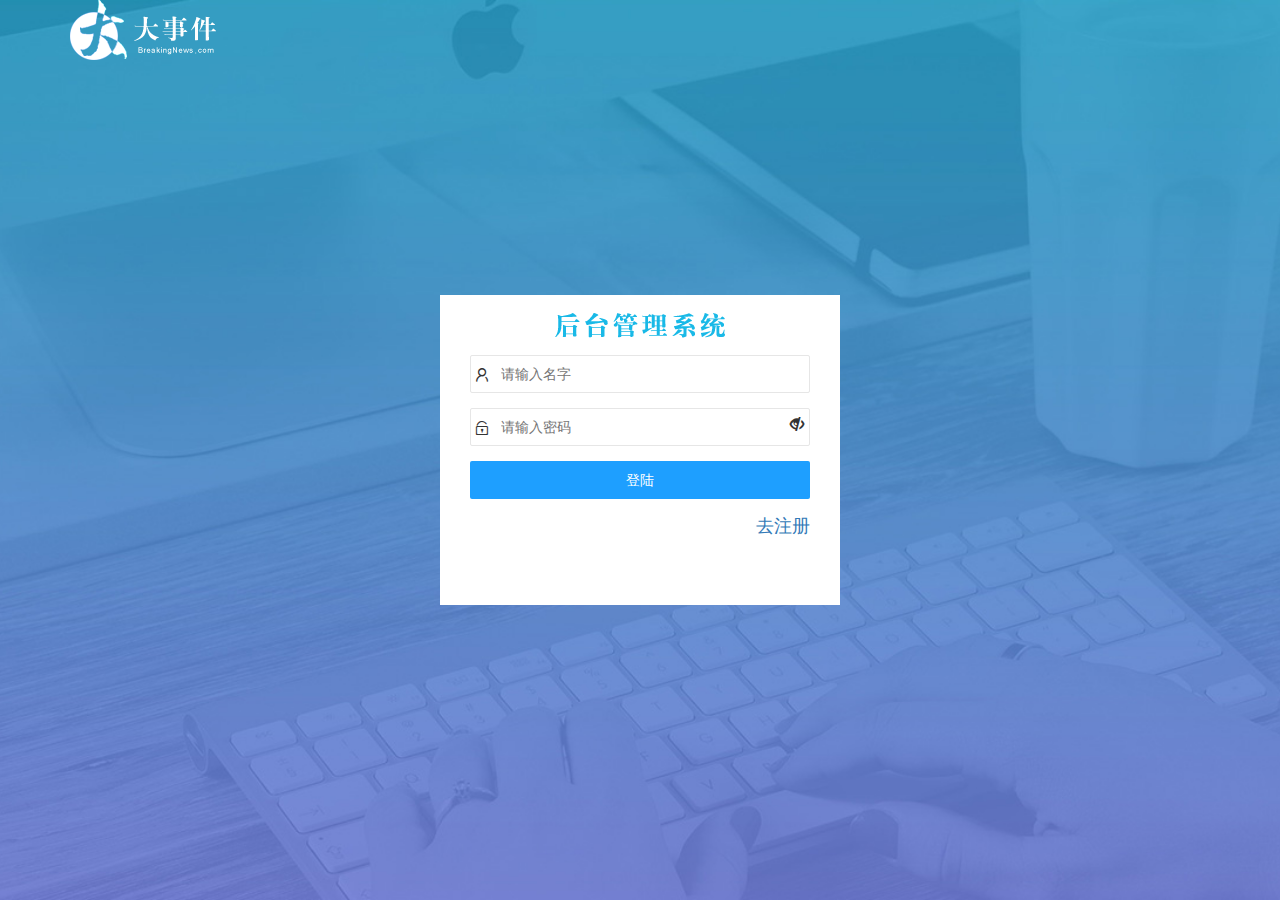
<file: login.html>
<!DOCTYPE html>
<html lang="en">

<head>
    <meta charset="UTF-8">
    <meta http-equiv="X-UA-Compatible" content="IE=edge">
    <meta name="viewport" content="width=device-width, initial-scale=1.0">
    <title>注册/登陆</title>
    <link rel="stylesheet" href="assets/css/login.css">
    <link rel="stylesheet" href="assets/lib/layui/css/layui.css">
    <link rel="stylesheet" href="assets/lib/bootstrap.css">

</head>

<body>
   
    <div class="layui-main">
        <!-- 头部头标 -->
        <div>
            <img src="assets/images/logo.png" alt="">
        </div>
        <div class="log-box">
            <div class="log-head"></div>
            <form class="layui-form" id="formcont-log">
                <div class="log-page">
                    <div class="layui-form-item">
                        <!-- 输入名字 -->
                        <i class="layui-icon layui-icon-username"></i>
                        <input type="text" name="username" placeholder="请输入名字" autocomplete="off" class="layui-input"
                            lay-verify="required">
                    </div>
                    <div class="layui-form-item">
                        <!-- 输入密码 -->
                        <i class="layui-icon layui-icon-password"></i>
                        <span class="glyphicon glyphicon-eye-close" id="eyeclose"></span>
                        <span class="glyphicon glyphicon-eye-open" id="eyeopen"></span>
                        <input type="password" name="password" placeholder="请输入密码" autocomplete="off"
                            class="layui-input" id="password-text" lay-verify="required|pass">
                    </div>
                    <!-- 登陆按钮 -->
                    <div class="layui-form-item">
                        <button type="submit" class="layui-btn layui-btn-fluid layui-btn-normal" lay-submit>登陆</button>
                    </div>
                    <div class="right">
                        <a href="javascript:;" id="reg">去注册</a>
                    </div>
                </div>

            </form>
            <form class="layui-form" id="formcont-reg">
                <div class="reg-page">
                    <div class="layui-form-item">
                        <!-- 请输入名字 -->
                        <i class="layui-icon layui-icon-username"></i>
                        <!-- 表单验证lay-verify  -->
                        <input type="text" name="username" placeholder="请输入名字" autocomplete="off"
                            class="layui-input reglog" lay-verify="required">
                    </div>
                    <div class="layui-form-item">
                        <!-- 输入密码 -->
                        <i class="layui-icon layui-icon-password"></i>

                        <span class="glyphicon glyphicon-eye-close" id="eyeclose"></span>
                        <span class="glyphicon glyphicon-eye-open" id="eyeopen"></span>
                        <input type="password" name="password" placeholder="请输入密码" autocomplete="off"
                            class="layui-input" id="password-text" lay-verify="required|pass">
                    </div>
                    <div class="layui-form-item">
                        <!-- 再输入密码 -->
                        <i class="layui-icon layui-icon-password"></i>

                        <span class="glyphicon glyphicon-eye-close" id="eyeclose"></span>
                        <span class="glyphicon glyphicon-eye-open" id="eyeopen"></span>

                        <input type="password" name="repassword" placeholder="再次确认密码" autocomplete="off"
                            class="layui-input regmi" id="password-text" lay-verify="required|pass|repwd">
                    </div>
                    <!-- 登陆按钮 -->
                    <div class="layui-form-item">
                        <button type="submit" class="layui-btn layui-btn-fluid layui-btn-normal" lay-submit>注册</button>
                    </div>
                    <div class="right">
                        <a href="javascript:;" id="log">去登陆</a>
                    </div>
                </div>
            </form>
        </div>
    </div>
    <!-- 引入layui的js，目的是帮助表单验证 -->
    <script src="assets/lib/layui/layui.all.js"></script>
    <script src="assets/lib/jquery.js"></script>
    <script src="assets/js/myajax.js"></script>
    <script src="assets/js/log.js"></script>
</body>

</html>
</file>
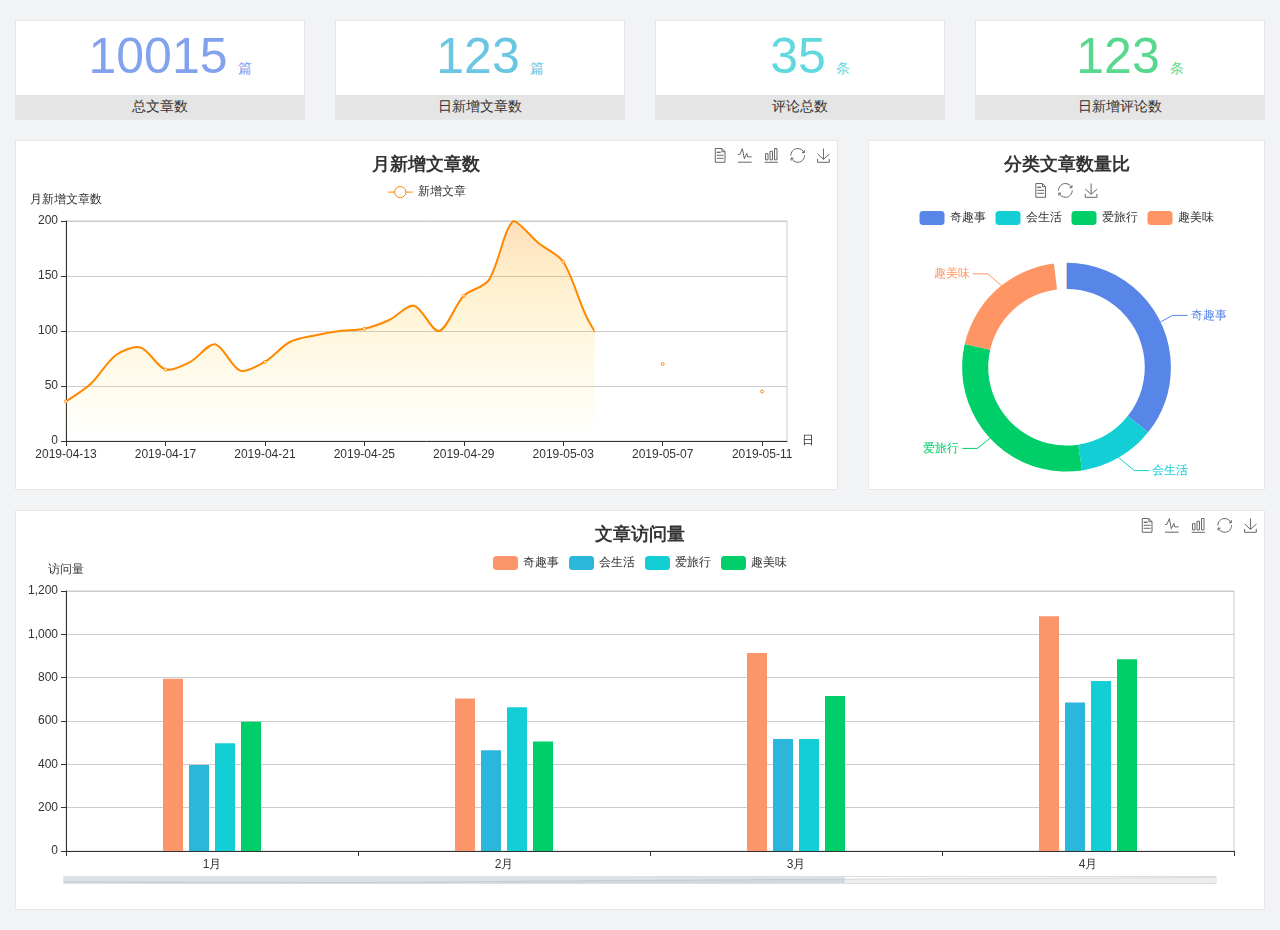
<file: home/dashboard.html>
<!DOCTYPE html>
<html lang="en">

<head>
  <meta charset="UTF-8">
  <meta name="viewport" content="width=device-width, initial-scale=1.0">
  <meta http-equiv="X-UA-Compatible" content="ie=edge">
  <title>图表统计</title>
  <link rel="stylesheet" href="../../assets/lib/bootstrap.css" />
  <link rel="stylesheet" href="../../assets/lib/main.css" />
  <script src="../../assets/lib/jquery.js"></script>
  <script type="text/javascript" src="../../assets/lib/echarts.min.js"></script>
</head>

<body>
  <div class="container-fluid">
    <div class="row spannel_list">
      <div class="col-sm-3 col-xs-6">
        <div class="spannel">
          <em>10015</em><span>篇</span>
          <b>总文章数</b>
        </div>
      </div>
      <div class="col-sm-3 col-xs-6">
        <div class="spannel scolor01">
          <em>123</em><span>篇</span>
          <b>日新增文章数</b>
        </div>
      </div>
      <div class="col-sm-3 col-xs-6">
        <div class="spannel scolor02">
          <em>35</em><span>条</span>
          <b>评论总数</b>
        </div>
      </div>
      <div class="col-sm-3 col-xs-6">
        <div class="spannel scolor03">
          <em>123</em><span>条</span>
          <b>日新增评论数</b>
        </div>
      </div>
    </div>
  </div>

  <div class="container-fluid">
    <div class="row curve-pie">
      <div class="col-lg-8 col-md-8">
        <div class="gragh_pannel" id="curve_show"></div>
      </div>
      <div class="col-lg-4 col-md-4">
        <div class="gragh_pannel" id="pie_show"></div>
      </div>
    </div>
  </div>

  <div class="container-fluid">
    <div class="column_pannel" id="column_show"></div>
  </div>

  <script>
    var oChart = echarts.init(document.getElementById('curve_show'));
    var aList_all = [
      { 'count': 36, 'date': '2019-04-13' },
      { 'count': 52, 'date': '2019-04-14' },
      { 'count': 78, 'date': '2019-04-15' },
      { 'count': 85, 'date': '2019-04-16' },
      { 'count': 65, 'date': '2019-04-17' },
      { 'count': 72, 'date': '2019-04-18' },
      { 'count': 88, 'date': '2019-04-19' },
      { 'count': 64, 'date': '2019-04-20' },
      { 'count': 72, 'date': '2019-04-21' },
      { 'count': 90, 'date': '2019-04-22' },
      { 'count': 96, 'date': '2019-04-23' },
      { 'count': 100, 'date': '2019-04-24' },
      { 'count': 102, 'date': '2019-04-25' },
      { 'count': 110, 'date': '2019-04-26' },
      { 'count': 123, 'date': '2019-04-27' },
      { 'count': 100, 'date': '2019-04-28' },
      { 'count': 132, 'date': '2019-04-29' },
      { 'count': 146, 'date': '2019-04-30' },
      { 'count': 200, 'date': '2019-05-01' },
      { 'count': 180, 'date': '2019-05-02' },
      { 'count': 163, 'date': '2019-05-03' },
      { 'count': 110, 'date': '2019-05-04' },
      { 'count': 80, 'date': '2019-05-05' },
      { 'count': 82, 'date': '2019-05-06' },
      { 'count': 70, 'date': '2019-05-07' },
      { 'count': 65, 'date': '2019-05-08' },
      { 'count': 54, 'date': '2019-05-09' },
      { 'count': 40, 'date': '2019-05-10' },
      { 'count': 45, 'date': '2019-05-11' },
      { 'count': 38, 'date': '2019-05-12' },
    ];

    let aCount = [];
    let aDate = [];

    for (var i = 0; i < aList_all.length; i++) {
      aCount.push(aList_all[i].count);
      aDate.push(aList_all[i].date);
    }

    var chartopt = {
      title: {
        text: '月新增文章数',
        left: 'center',
        top: '10'
      },
      tooltip: {
        trigger: 'axis'
      },
      legend: {
        data: ['新增文章'],
        top: '40'
      },
      toolbox: {
        show: true,
        feature: {
          mark: { show: true },
          dataView: { show: true, readOnly: false },
          magicType: { show: true, type: ['line', 'bar'] },
          restore: { show: true },
          saveAsImage: { show: true }
        }
      },
      calculable: true,
      xAxis: [
        {
          name: '日',
          type: 'category',
          boundaryGap: false,
          data: aDate
        }
      ],
      yAxis: [
        {
          name: '月新增文章数',
          type: 'value'
        }
      ],
      series: [
        {
          name: '新增文章',
          type: 'line',
          smooth: true,
          itemStyle: { normal: { areaStyle: { type: 'default' }, color: '#f80' }, lineStyle: { color: '#f80' } },
          data: aCount
        }],
      areaStyle: {
        normal: {
          color: new echarts.graphic.LinearGradient(0, 0, 0, 1, [{
            offset: 0,
            color: 'rgba(255,136,0,0.39)'
          }, {
            offset: .34,
            color: 'rgba(255,180,0,0.25)'
          }, {
            offset: 1,
            color: 'rgba(255,222,0,0.00)'
          }])

        }
      },
      grid: {
        show: true,
        x: 50,
        x2: 50,
        y: 80,
        height: 220
      }
    };

    oChart.setOption(chartopt);


    var oPie = echarts.init(document.getElementById('pie_show'));
    var oPieopt =
    {
      title: {
        top: 10,
        text: '分类文章数量比',
        x: 'center'
      },
      tooltip: {
        trigger: 'item',
        formatter: "{a} <br/>{b} : {c} ({d}%)"
      },
      color: ['#5885e8', '#13cfd5', '#00ce68', '#ff9565'],
      legend: {
        x: 'center',
        top: 65,
        data: ['奇趣事', '会生活', '爱旅行', '趣美味']
      },
      toolbox: {
        show: true,
        x: 'center',
        top: 35,
        feature: {
          mark: { show: true },
          dataView: { show: true, readOnly: false },
          magicType: {
            show: true,
            type: ['pie', 'funnel'],
            option: {
              funnel: {
                x: '25%',
                width: '50%',
                funnelAlign: 'left',
                max: 1548
              }
            }
          },
          restore: { show: true },
          saveAsImage: { show: true }
        }
      },
      calculable: true,
      series: [
        {
          name: '访问来源',
          type: 'pie',
          radius: ['45%', '60%'],
          center: ['50%', '65%'],
          data: [
            { value: 300, name: '奇趣事' },
            { value: 100, name: '会生活' },
            { value: 260, name: '爱旅行' },
            { value: 180, name: '趣美味' }
          ]
        }
      ]
    };
    oPie.setOption(oPieopt);



    var oColumn = this.echarts.init(document.getElementById('column_show'));
    var oColumnopt =
    {
      title: {
        text: '文章访问量',
        left: 'center',
        top: '10'
      },
      tooltip: {
        trigger: 'axis'
      },
      legend: {
        data: ['奇趣事', '会生活', '爱旅行', '趣美味'],
        top: '40'
      },
      toolbox: {
        show: true,
        feature: {
          mark: { show: true },
          dataView: { show: true, readOnly: false },
          magicType: { show: true, type: ['line', 'bar'] },
          restore: { show: true },
          saveAsImage: { show: true }
        }
      },
      calculable: true,
      xAxis: [
        {
          type: 'category',
          data: ['1月', '2月', '3月', '4月', '5月']
        }
      ],
      yAxis: [
        {
          name: '访问量',
          type: 'value'
        }
      ],
      series: [
        {
          name: '奇趣事',
          type: 'bar',
          barWidth: 20,
          itemStyle: {
            normal: { areaStyle: { type: 'default' }, color: '#fd956a' }
          },
          data: [800, 708, 920, 1090, 1200]
        },
        {
          name: '会生活',
          type: 'bar',
          barWidth: 20,
          itemStyle: {
            normal: { areaStyle: { type: 'default' }, color: '#2bb6db' }
          },
          data: [400, 468, 520, 690, 800]
        },
        {
          name: '爱旅行',
          type: 'bar',
          barWidth: 20,
          itemStyle: {
            normal: { areaStyle: { type: 'default' }, color: '#13cfd5' }
          },
          data: [500, 668, 520, 790, 900]
        },
        {
          name: '趣美味',
          type: 'bar',
          barWidth: 20,
          itemStyle: {
            normal: { areaStyle: { type: 'default' }, color: '#00ce68' }
          },
          data: [600, 508, 720, 890, 1000]
        }
      ],
      grid: {
        show: true,
        x: 50,
        x2: 30,
        y: 80,
        height: 260
      },
      dataZoom: [//给x轴设置滚动条
        {
          start: 0,//默认为0
          end: 100 - 1000 / 31,//默认为100
          type: 'slider',
          show: true,
          xAxisIndex: [0],
          handleSize: 0,//滑动条的 左右2个滑动条的大小
          height: 8,//组件高度
          left: 45, //左边的距离
          right: 50,//右边的距离
          bottom: 26,//右边的距离
          handleColor: '#ddd',//h滑动图标的颜色
          handleStyle: {
            borderColor: "#cacaca",
            borderWidth: "1",
            shadowBlur: 2,
            background: "#ddd",
            shadowColor: "#ddd",
          }
        }]
    };
    oColumn.setOption(oColumnopt);
  </script>
</body>

</html>
</file>
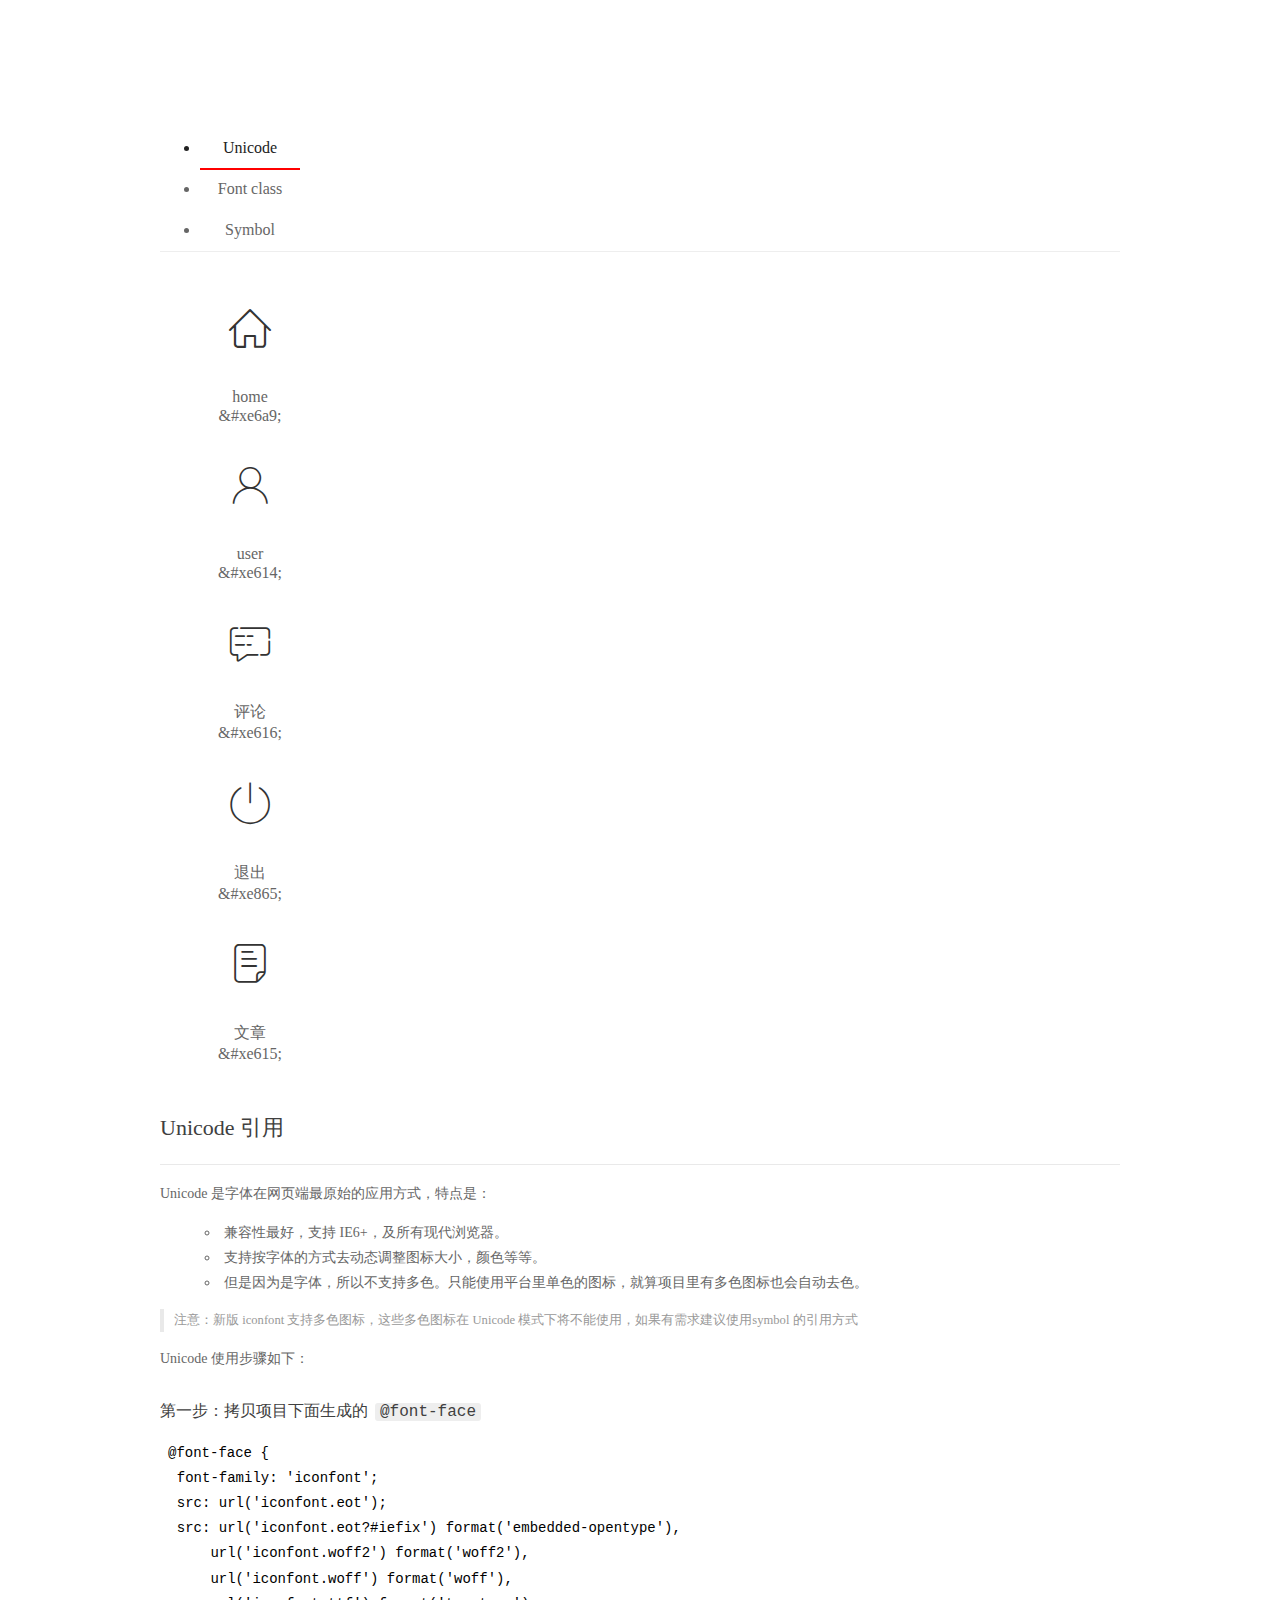
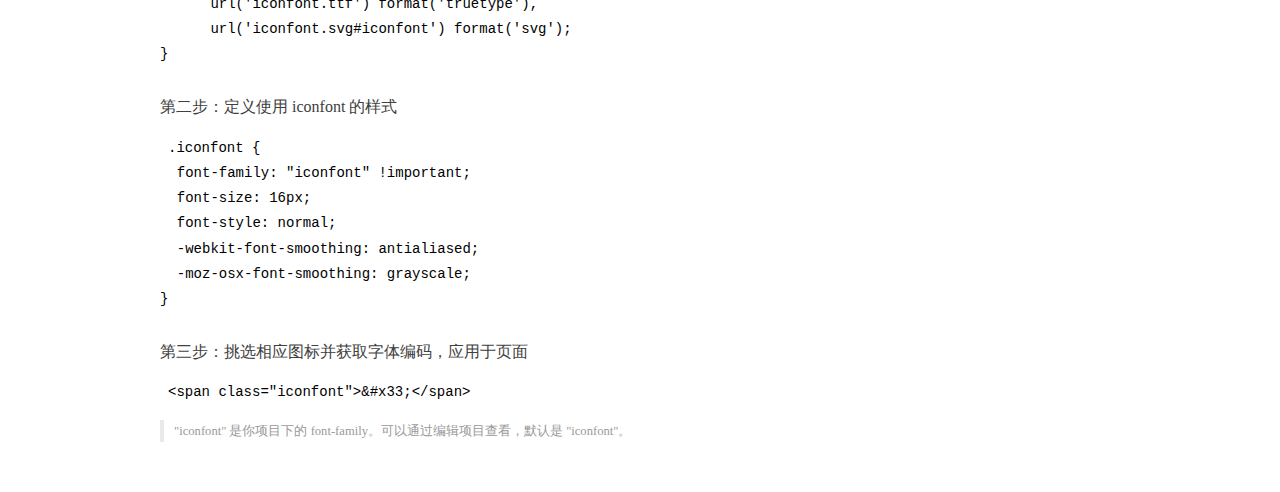
<file: assets/fonts/demo_index.html>
<!DOCTYPE html>
<html>
<head>
  <meta charset="utf-8"/>
  <title>IconFont Demo</title>
  <link rel="shortcut icon" href="https://gtms04.alicdn.com/tps/i4/TB1_oz6GVXXXXaFXpXXJDFnIXXX-64-64.ico" type="image/x-icon"/>
  <link rel="stylesheet" href="https://g.alicdn.com/thx/cube/1.3.2/cube.min.css">
  <link rel="stylesheet" href="demo.css">
  <link rel="stylesheet" href="iconfont.css">
  <script src="iconfont.js"></script>
  <!-- jQuery -->
  <script src="https://a1.alicdn.com/oss/uploads/2018/12/26/7bfddb60-08e8-11e9-9b04-53e73bb6408b.js"></script>
  <!-- 代码高亮 -->
  <script src="https://a1.alicdn.com/oss/uploads/2018/12/26/a3f714d0-08e6-11e9-8a15-ebf944d7534c.js"></script>
</head>
<body>
  <div class="main">
    <h1 class="logo"><a href="https://www.iconfont.cn/" title="iconfont 首页" target="_blank">&#xe86b;</a></h1>
    <div class="nav-tabs">
      <ul id="tabs" class="dib-box">
        <li class="dib active"><span>Unicode</span></li>
        <li class="dib"><span>Font class</span></li>
        <li class="dib"><span>Symbol</span></li>
      </ul>
      
    </div>
    <div class="tab-container">
      <div class="content unicode" style="display: block;">
          <ul class="icon_lists dib-box">
          
            <li class="dib">
              <span class="icon iconfont">&#xe6a9;</span>
                <div class="name">home</div>
                <div class="code-name">&amp;#xe6a9;</div>
              </li>
          
            <li class="dib">
              <span class="icon iconfont">&#xe614;</span>
                <div class="name">user</div>
                <div class="code-name">&amp;#xe614;</div>
              </li>
          
            <li class="dib">
              <span class="icon iconfont">&#xe616;</span>
                <div class="name">评论</div>
                <div class="code-name">&amp;#xe616;</div>
              </li>
          
            <li class="dib">
              <span class="icon iconfont">&#xe865;</span>
                <div class="name">退出</div>
                <div class="code-name">&amp;#xe865;</div>
              </li>
          
            <li class="dib">
              <span class="icon iconfont">&#xe615;</span>
                <div class="name">文章</div>
                <div class="code-name">&amp;#xe615;</div>
              </li>
          
          </ul>
          <div class="article markdown">
          <h2 id="unicode-">Unicode 引用</h2>
          <hr>

          <p>Unicode 是字体在网页端最原始的应用方式，特点是：</p>
          <ul>
            <li>兼容性最好，支持 IE6+，及所有现代浏览器。</li>
            <li>支持按字体的方式去动态调整图标大小，颜色等等。</li>
            <li>但是因为是字体，所以不支持多色。只能使用平台里单色的图标，就算项目里有多色图标也会自动去色。</li>
          </ul>
          <blockquote>
            <p>注意：新版 iconfont 支持多色图标，这些多色图标在 Unicode 模式下将不能使用，如果有需求建议使用symbol 的引用方式</p>
          </blockquote>
          <p>Unicode 使用步骤如下：</p>
          <h3 id="-font-face">第一步：拷贝项目下面生成的 <code>@font-face</code></h3>
<pre><code class="language-css"
>@font-face {
  font-family: 'iconfont';
  src: url('iconfont.eot');
  src: url('iconfont.eot?#iefix') format('embedded-opentype'),
      url('iconfont.woff2') format('woff2'),
      url('iconfont.woff') format('woff'),
      url('iconfont.ttf') format('truetype'),
      url('iconfont.svg#iconfont') format('svg');
}
</code></pre>
          <h3 id="-iconfont-">第二步：定义使用 iconfont 的样式</h3>
<pre><code class="language-css"
>.iconfont {
  font-family: "iconfont" !important;
  font-size: 16px;
  font-style: normal;
  -webkit-font-smoothing: antialiased;
  -moz-osx-font-smoothing: grayscale;
}
</code></pre>
          <h3 id="-">第三步：挑选相应图标并获取字体编码，应用于页面</h3>
<pre>
<code class="language-html"
>&lt;span class="iconfont"&gt;&amp;#x33;&lt;/span&gt;
</code></pre>
          <blockquote>
            <p>"iconfont" 是你项目下的 font-family。可以通过编辑项目查看，默认是 "iconfont"。</p>
          </blockquote>
          </div>
      </div>
      <div class="content font-class">
        <ul class="icon_lists dib-box">
          
          <li class="dib">
            <span class="icon iconfont icon-home"></span>
            <div class="name">
              home
            </div>
            <div class="code-name">.icon-home
            </div>
          </li>
          
          <li class="dib">
            <span class="icon iconfont icon-user"></span>
            <div class="name">
              user
            </div>
            <div class="code-name">.icon-user
            </div>
          </li>
          
          <li class="dib">
            <span class="icon iconfont icon-pinglun"></span>
            <div class="name">
              评论
            </div>
            <div class="code-name">.icon-pinglun
            </div>
          </li>
          
          <li class="dib">
            <span class="icon iconfont icon-tuichu"></span>
            <div class="name">
              退出
            </div>
            <div class="code-name">.icon-tuichu
            </div>
          </li>
          
          <li class="dib">
            <span class="icon iconfont icon-16"></span>
            <div class="name">
              文章
            </div>
            <div class="code-name">.icon-16
            </div>
          </li>
          
        </ul>
        <div class="article markdown">
        <h2 id="font-class-">font-class 引用</h2>
        <hr>

        <p>font-class 是 Unicode 使用方式的一种变种，主要是解决 Unicode 书写不直观，语意不明确的问题。</p>
        <p>与 Unicode 使用方式相比，具有如下特点：</p>
        <ul>
          <li>兼容性良好，支持 IE8+，及所有现代浏览器。</li>
          <li>相比于 Unicode 语意明确，书写更直观。可以很容易分辨这个 icon 是什么。</li>
          <li>因为使用 class 来定义图标，所以当要替换图标时，只需要修改 class 里面的 Unicode 引用。</li>
          <li>不过因为本质上还是使用的字体，所以多色图标还是不支持的。</li>
        </ul>
        <p>使用步骤如下：</p>
        <h3 id="-fontclass-">第一步：引入项目下面生成的 fontclass 代码：</h3>
<pre><code class="language-html">&lt;link rel="stylesheet" href="./iconfont.css"&gt;
</code></pre>
        <h3 id="-">第二步：挑选相应图标并获取类名，应用于页面：</h3>
<pre><code class="language-html">&lt;span class="iconfont icon-xxx"&gt;&lt;/span&gt;
</code></pre>
        <blockquote>
          <p>"
            iconfont" 是你项目下的 font-family。可以通过编辑项目查看，默认是 "iconfont"。</p>
        </blockquote>
      </div>
      </div>
      <div class="content symbol">
          <ul class="icon_lists dib-box">
          
            <li class="dib">
                <svg class="icon svg-icon" aria-hidden="true">
                  <use xlink:href="#icon-home"></use>
                </svg>
                <div class="name">home</div>
                <div class="code-name">#icon-home</div>
            </li>
          
            <li class="dib">
                <svg class="icon svg-icon" aria-hidden="true">
                  <use xlink:href="#icon-user"></use>
                </svg>
                <div class="name">user</div>
                <div class="code-name">#icon-user</div>
            </li>
          
            <li class="dib">
                <svg class="icon svg-icon" aria-hidden="true">
                  <use xlink:href="#icon-pinglun"></use>
                </svg>
                <div class="name">评论</div>
                <div class="code-name">#icon-pinglun</div>
            </li>
          
            <li class="dib">
                <svg class="icon svg-icon" aria-hidden="true">
                  <use xlink:href="#icon-tuichu"></use>
                </svg>
                <div class="name">退出</div>
                <div class="code-name">#icon-tuichu</div>
            </li>
          
            <li class="dib">
                <svg class="icon svg-icon" aria-hidden="true">
                  <use xlink:href="#icon-16"></use>
                </svg>
                <div class="name">文章</div>
                <div class="code-name">#icon-16</div>
            </li>
          
          </ul>
          <div class="article markdown">
          <h2 id="symbol-">Symbol 引用</h2>
          <hr>

          <p>这是一种全新的使用方式，应该说这才是未来的主流，也是平台目前推荐的用法。相关介绍可以参考这篇<a href="">文章</a>
            这种用法其实是做了一个 SVG 的集合，与另外两种相比具有如下特点：</p>
          <ul>
            <li>支持多色图标了，不再受单色限制。</li>
            <li>通过一些技巧，支持像字体那样，通过 <code>font-size</code>, <code>color</code> 来调整样式。</li>
            <li>兼容性较差，支持 IE9+，及现代浏览器。</li>
            <li>浏览器渲染 SVG 的性能一般，还不如 png。</li>
          </ul>
          <p>使用步骤如下：</p>
          <h3 id="-symbol-">第一步：引入项目下面生成的 symbol 代码：</h3>
<pre><code class="language-html">&lt;script src="./iconfont.js"&gt;&lt;/script&gt;
</code></pre>
          <h3 id="-css-">第二步：加入通用 CSS 代码（引入一次就行）：</h3>
<pre><code class="language-html">&lt;style&gt;
.icon {
  width: 1em;
  height: 1em;
  vertical-align: -0.15em;
  fill: currentColor;
  overflow: hidden;
}
&lt;/style&gt;
</code></pre>
          <h3 id="-">第三步：挑选相应图标并获取类名，应用于页面：</h3>
<pre><code class="language-html">&lt;svg class="icon" aria-hidden="true"&gt;
  &lt;use xlink:href="#icon-xxx"&gt;&lt;/use&gt;
&lt;/svg&gt;
</code></pre>
          </div>
      </div>

    </div>
  </div>
  <script>
  $(document).ready(function () {
      $('.tab-container .content:first').show()

      $('#tabs li').click(function (e) {
        var tabContent = $('.tab-container .content')
        var index = $(this).index()

        if ($(this).hasClass('active')) {
          return
        } else {
          $('#tabs li').removeClass('active')
          $(this).addClass('active')

          tabContent.hide().eq(index).fadeIn()
        }
      })
    })
  </script>
</body>
</html>
</file>
<file: assets/css/login.css>
body,html {
    margin: 0;
    padding: 0;
    width: 100%;
    height: 100%;
    background-color: red;
    background: url(../images/login_bg.jpg) no-repeat center;
    background-size: cover;
}
#formcont-log,#formcont-reg {
    padding: 0 30px;
}
.log-box {
    width: 400px;
    height: 310px;
    background-color: #fff;
    position: fixed;
    left: 50%;
    top: 50%;
    transform: translate(-50%,-50%);
}
.log-head {
    width: 400px;
    height: 60px;
    background: url(../images/login_title.png) no-repeat center;
}
.reg-page {
    display: none;
}
.right {
    display: flex;
    justify-content: flex-end;
}
.right a{
    font-size: 18px;
}
/* 用定位布局图标 */
.layui-form-item {
    position: relative;
}
.layui-form-item .layui-icon {
    position: absolute;
    left: 4px;
    top: 9px;
}
.layui-input {
    padding-left: 30px!important;
}
.layui-form-item .glyphicon {
    position: absolute;
    right: 6px;
    top: 9px;
}
.layui-form-item span:last-of-type {
   display: none;
}
</file>
<file: assets/lib/layui/css/layui.css>
/** layui-v2.5.5 MIT License By https://www.layui.com */
 .layui-inline,img{display:inline-block;vertical-align:middle}h1,h2,h3,h4,h5,h6{font-weight:400}.layui-edge,.layui-header,.layui-inline,.layui-main{position:relative}.layui-body,.layui-edge,.layui-elip{overflow:hidden}.layui-btn,.layui-edge,.layui-inline,img{vertical-align:middle}.layui-btn,.layui-disabled,.layui-icon,.layui-unselect{-moz-user-select:none;-webkit-user-select:none;-ms-user-select:none}.layui-elip,.layui-form-checkbox span,.layui-form-pane .layui-form-label{text-overflow:ellipsis;white-space:nowrap}.layui-breadcrumb,.layui-tree-btnGroup{visibility:hidden}blockquote,body,button,dd,div,dl,dt,form,h1,h2,h3,h4,h5,h6,input,li,ol,p,pre,td,textarea,th,ul{margin:0;padding:0;-webkit-tap-highlight-color:rgba(0,0,0,0)}a:active,a:hover{outline:0}img{border:none}li{list-style:none}table{border-collapse:collapse;border-spacing:0}h4,h5,h6{font-size:100%}button,input,optgroup,option,select,textarea{font-family:inherit;font-size:inherit;font-style:inherit;font-weight:inherit;outline:0}pre{white-space:pre-wrap;white-space:-moz-pre-wrap;white-space:-pre-wrap;white-space:-o-pre-wrap;word-wrap:break-word}body{line-height:24px;font:14px Helvetica Neue,Helvetica,PingFang SC,Tahoma,Arial,sans-serif}hr{height:1px;margin:10px 0;border:0;clear:both}a{color:#333;text-decoration:none}a:hover{color:#777}a cite{font-style:normal;*cursor:pointer}.layui-border-box,.layui-border-box *{box-sizing:border-box}.layui-box,.layui-box *{box-sizing:content-box}.layui-clear{clear:both;*zoom:1}.layui-clear:after{content:'\20';clear:both;*zoom:1;display:block;height:0}.layui-inline{*display:inline;*zoom:1}.layui-edge{display:inline-block;width:0;height:0;border-width:6px;border-style:dashed;border-color:transparent}.layui-edge-top{top:-4px;border-bottom-color:#999;border-bottom-style:solid}.layui-edge-right{border-left-color:#999;border-left-style:solid}.layui-edge-bottom{top:2px;border-top-color:#999;border-top-style:solid}.layui-edge-left{border-right-color:#999;border-right-style:solid}.layui-disabled,.layui-disabled:hover{color:#d2d2d2!important;cursor:not-allowed!important}.layui-circle{border-radius:100%}.layui-show{display:block!important}.layui-hide{display:none!important}@font-face{font-family:layui-icon;src:url(../font/iconfont.eot?v=250);src:url(../font/iconfont.eot?v=250#iefix) format('embedded-opentype'),url(../font/iconfont.woff2?v=250) format('woff2'),url(../font/iconfont.woff?v=250) format('woff'),url(../font/iconfont.ttf?v=250) format('truetype'),url(../font/iconfont.svg?v=250#layui-icon) format('svg')}.layui-icon{font-family:layui-icon!important;font-size:16px;font-style:normal;-webkit-font-smoothing:antialiased;-moz-osx-font-smoothing:grayscale}.layui-icon-reply-fill:before{content:"\e611"}.layui-icon-set-fill:before{content:"\e614"}.layui-icon-menu-fill:before{content:"\e60f"}.layui-icon-search:before{content:"\e615"}.layui-icon-share:before{content:"\e641"}.layui-icon-set-sm:before{content:"\e620"}.layui-icon-engine:before{content:"\e628"}.layui-icon-close:before{content:"\1006"}.layui-icon-close-fill:before{content:"\1007"}.layui-icon-chart-screen:before{content:"\e629"}.layui-icon-star:before{content:"\e600"}.layui-icon-circle-dot:before{content:"\e617"}.layui-icon-chat:before{content:"\e606"}.layui-icon-release:before{content:"\e609"}.layui-icon-list:before{content:"\e60a"}.layui-icon-chart:before{content:"\e62c"}.layui-icon-ok-circle:before{content:"\1005"}.layui-icon-layim-theme:before{content:"\e61b"}.layui-icon-table:before{content:"\e62d"}.layui-icon-right:before{content:"\e602"}.layui-icon-left:before{content:"\e603"}.layui-icon-cart-simple:before{content:"\e698"}.layui-icon-face-cry:before{content:"\e69c"}.layui-icon-face-smile:before{content:"\e6af"}.layui-icon-survey:before{content:"\e6b2"}.layui-icon-tree:before{content:"\e62e"}.layui-icon-upload-circle:before{content:"\e62f"}.layui-icon-add-circle:before{content:"\e61f"}.layui-icon-download-circle:before{content:"\e601"}.layui-icon-templeate-1:before{content:"\e630"}.layui-icon-util:before{content:"\e631"}.layui-icon-face-surprised:before{content:"\e664"}.layui-icon-edit:before{content:"\e642"}.layui-icon-speaker:before{content:"\e645"}.layui-icon-down:before{content:"\e61a"}.layui-icon-file:before{content:"\e621"}.layui-icon-layouts:before{content:"\e632"}.layui-icon-rate-half:before{content:"\e6c9"}.layui-icon-add-circle-fine:before{content:"\e608"}.layui-icon-prev-circle:before{content:"\e633"}.layui-icon-read:before{content:"\e705"}.layui-icon-404:before{content:"\e61c"}.layui-icon-carousel:before{content:"\e634"}.layui-icon-help:before{content:"\e607"}.layui-icon-code-circle:before{content:"\e635"}.layui-icon-water:before{content:"\e636"}.layui-icon-username:before{content:"\e66f"}.layui-icon-find-fill:before{content:"\e670"}.layui-icon-about:before{content:"\e60b"}.layui-icon-location:before{content:"\e715"}.layui-icon-up:before{content:"\e619"}.layui-icon-pause:before{content:"\e651"}.layui-icon-date:before{content:"\e637"}.layui-icon-layim-uploadfile:before{content:"\e61d"}.layui-icon-delete:before{content:"\e640"}.layui-icon-play:before{content:"\e652"}.layui-icon-top:before{content:"\e604"}.layui-icon-friends:before{content:"\e612"}.layui-icon-refresh-3:before{content:"\e9aa"}.layui-icon-ok:before{content:"\e605"}.layui-icon-layer:before{content:"\e638"}.layui-icon-face-smile-fine:before{content:"\e60c"}.layui-icon-dollar:before{content:"\e659"}.layui-icon-group:before{content:"\e613"}.layui-icon-layim-download:before{content:"\e61e"}.layui-icon-picture-fine:before{content:"\e60d"}.layui-icon-link:before{content:"\e64c"}.layui-icon-diamond:before{content:"\e735"}.layui-icon-log:before{content:"\e60e"}.layui-icon-rate-solid:before{content:"\e67a"}.layui-icon-fonts-del:before{content:"\e64f"}.layui-icon-unlink:before{content:"\e64d"}.layui-icon-fonts-clear:before{content:"\e639"}.layui-icon-triangle-r:before{content:"\e623"}.layui-icon-circle:before{content:"\e63f"}.layui-icon-radio:before{content:"\e643"}.layui-icon-align-center:before{content:"\e647"}.layui-icon-align-right:before{content:"\e648"}.layui-icon-align-left:before{content:"\e649"}.layui-icon-loading-1:before{content:"\e63e"}.layui-icon-return:before{content:"\e65c"}.layui-icon-fonts-strong:before{content:"\e62b"}.layui-icon-upload:before{content:"\e67c"}.layui-icon-dialogue:before{content:"\e63a"}.layui-icon-video:before{content:"\e6ed"}.layui-icon-headset:before{content:"\e6fc"}.layui-icon-cellphone-fine:before{content:"\e63b"}.layui-icon-add-1:before{content:"\e654"}.layui-icon-face-smile-b:before{content:"\e650"}.layui-icon-fonts-html:before{content:"\e64b"}.layui-icon-form:before{content:"\e63c"}.layui-icon-cart:before{content:"\e657"}.layui-icon-camera-fill:before{content:"\e65d"}.layui-icon-tabs:before{content:"\e62a"}.layui-icon-fonts-code:before{content:"\e64e"}.layui-icon-fire:before{content:"\e756"}.layui-icon-set:before{content:"\e716"}.layui-icon-fonts-u:before{content:"\e646"}.layui-icon-triangle-d:before{content:"\e625"}.layui-icon-tips:before{content:"\e702"}.layui-icon-picture:before{content:"\e64a"}.layui-icon-more-vertical:before{content:"\e671"}.layui-icon-flag:before{content:"\e66c"}.layui-icon-loading:before{content:"\e63d"}.layui-icon-fonts-i:before{content:"\e644"}.layui-icon-refresh-1:before{content:"\e666"}.layui-icon-rmb:before{content:"\e65e"}.layui-icon-home:before{content:"\e68e"}.layui-icon-user:before{content:"\e770"}.layui-icon-notice:before{content:"\e667"}.layui-icon-login-weibo:before{content:"\e675"}.layui-icon-voice:before{content:"\e688"}.layui-icon-upload-drag:before{content:"\e681"}.layui-icon-login-qq:before{content:"\e676"}.layui-icon-snowflake:before{content:"\e6b1"}.layui-icon-file-b:before{content:"\e655"}.layui-icon-template:before{content:"\e663"}.layui-icon-auz:before{content:"\e672"}.layui-icon-console:before{content:"\e665"}.layui-icon-app:before{content:"\e653"}.layui-icon-prev:before{content:"\e65a"}.layui-icon-website:before{content:"\e7ae"}.layui-icon-next:before{content:"\e65b"}.layui-icon-component:before{content:"\e857"}.layui-icon-more:before{content:"\e65f"}.layui-icon-login-wechat:before{content:"\e677"}.layui-icon-shrink-right:before{content:"\e668"}.layui-icon-spread-left:before{content:"\e66b"}.layui-icon-camera:before{content:"\e660"}.layui-icon-note:before{content:"\e66e"}.layui-icon-refresh:before{content:"\e669"}.layui-icon-female:before{content:"\e661"}.layui-icon-male:before{content:"\e662"}.layui-icon-password:before{content:"\e673"}.layui-icon-senior:before{content:"\e674"}.layui-icon-theme:before{content:"\e66a"}.layui-icon-tread:before{content:"\e6c5"}.layui-icon-praise:before{content:"\e6c6"}.layui-icon-star-fill:before{content:"\e658"}.layui-icon-rate:before{content:"\e67b"}.layui-icon-template-1:before{content:"\e656"}.layui-icon-vercode:before{content:"\e679"}.layui-icon-cellphone:before{content:"\e678"}.layui-icon-screen-full:before{content:"\e622"}.layui-icon-screen-restore:before{content:"\e758"}.layui-icon-cols:before{content:"\e610"}.layui-icon-export:before{content:"\e67d"}.layui-icon-print:before{content:"\e66d"}.layui-icon-slider:before{content:"\e714"}.layui-icon-addition:before{content:"\e624"}.layui-icon-subtraction:before{content:"\e67e"}.layui-icon-service:before{content:"\e626"}.layui-icon-transfer:before{content:"\e691"}.layui-main{width:1140px;margin:0 auto}.layui-header{z-index:1000;height:60px}.layui-header a:hover{transition:all .5s;-webkit-transition:all .5s}.layui-side{position:fixed;left:0;top:0;bottom:0;z-index:999;width:200px;overflow-x:hidden}.layui-side-scroll{position:relative;width:220px;height:100%;overflow-x:hidden}.layui-body{position:absolute;left:200px;right:0;top:0;bottom:0;z-index:998;width:auto;overflow-y:auto;box-sizing:border-box}.layui-layout-body{overflow:hidden}.layui-layout-admin .layui-header{background-color:#23262E}.layui-layout-admin .layui-side{top:60px;width:200px;overflow-x:hidden}.layui-layout-admin .layui-body{position:fixed;top:60px;bottom:44px}.layui-layout-admin .layui-main{width:auto;margin:0 15px}.layui-layout-admin .layui-footer{position:fixed;left:200px;right:0;bottom:0;height:44px;line-height:44px;padding:0 15px;background-color:#eee}.layui-layout-admin .layui-logo{position:absolute;left:0;top:0;width:200px;height:100%;line-height:60px;text-align:center;color:#009688;font-size:16px}.layui-layout-admin .layui-header .layui-nav{background:0 0}.layui-layout-left{position:absolute!important;left:200px;top:0}.layui-layout-right{position:absolute!important;right:0;top:0}.layui-container{position:relative;margin:0 auto;padding:0 15px;box-sizing:border-box}.layui-fluid{position:relative;margin:0 auto;padding:0 15px}.layui-row:after,.layui-row:before{content:'';display:block;clear:both}.layui-col-lg1,.layui-col-lg10,.layui-col-lg11,.layui-col-lg12,.layui-col-lg2,.layui-col-lg3,.layui-col-lg4,.layui-col-lg5,.layui-col-lg6,.layui-col-lg7,.layui-col-lg8,.layui-col-lg9,.layui-col-md1,.layui-col-md10,.layui-col-md11,.layui-col-md12,.layui-col-md2,.layui-col-md3,.layui-col-md4,.layui-col-md5,.layui-col-md6,.layui-col-md7,.layui-col-md8,.layui-col-md9,.layui-col-sm1,.layui-col-sm10,.layui-col-sm11,.layui-col-sm12,.layui-col-sm2,.layui-col-sm3,.layui-col-sm4,.layui-col-sm5,.layui-col-sm6,.layui-col-sm7,.layui-col-sm8,.layui-col-sm9,.layui-col-xs1,.layui-col-xs10,.layui-col-xs11,.layui-col-xs12,.layui-col-xs2,.layui-col-xs3,.layui-col-xs4,.layui-col-xs5,.layui-col-xs6,.layui-col-xs7,.layui-col-xs8,.layui-col-xs9{position:relative;display:block;box-sizing:border-box}.layui-col-xs1,.layui-col-xs10,.layui-col-xs11,.layui-col-xs12,.layui-col-xs2,.layui-col-xs3,.layui-col-xs4,.layui-col-xs5,.layui-col-xs6,.layui-col-xs7,.layui-col-xs8,.layui-col-xs9{float:left}.layui-col-xs1{width:8.33333333%}.layui-col-xs2{width:16.66666667%}.layui-col-xs3{width:25%}.layui-col-xs4{width:33.33333333%}.layui-col-xs5{width:41.66666667%}.layui-col-xs6{width:50%}.layui-col-xs7{width:58.33333333%}.layui-col-xs8{width:66.66666667%}.layui-col-xs9{width:75%}.layui-col-xs10{width:83.33333333%}.layui-col-xs11{width:91.66666667%}.layui-col-xs12{width:100%}.layui-col-xs-offset1{margin-left:8.33333333%}.layui-col-xs-offset2{margin-left:16.66666667%}.layui-col-xs-offset3{margin-left:25%}.layui-col-xs-offset4{margin-left:33.33333333%}.layui-col-xs-offset5{margin-left:41.66666667%}.layui-col-xs-offset6{margin-left:50%}.layui-col-xs-offset7{margin-left:58.33333333%}.layui-col-xs-offset8{margin-left:66.66666667%}.layui-col-xs-offset9{margin-left:75%}.layui-col-xs-offset10{margin-left:83.33333333%}.layui-col-xs-offset11{margin-left:91.66666667%}.layui-col-xs-offset12{margin-left:100%}@media screen and (max-width:768px){.layui-hide-xs{display:none!important}.layui-show-xs-block{display:block!important}.layui-show-xs-inline{display:inline!important}.layui-show-xs-inline-block{display:inline-block!important}}@media screen and (min-width:768px){.layui-container{width:750px}.layui-hide-sm{display:none!important}.layui-show-sm-block{display:block!important}.layui-show-sm-inline{display:inline!important}.layui-show-sm-inline-block{display:inline-block!important}.layui-col-sm1,.layui-col-sm10,.layui-col-sm11,.layui-col-sm12,.layui-col-sm2,.layui-col-sm3,.layui-col-sm4,.layui-col-sm5,.layui-col-sm6,.layui-col-sm7,.layui-col-sm8,.layui-col-sm9{float:left}.layui-col-sm1{width:8.33333333%}.layui-col-sm2{width:16.66666667%}.layui-col-sm3{width:25%}.layui-col-sm4{width:33.33333333%}.layui-col-sm5{width:41.66666667%}.layui-col-sm6{width:50%}.layui-col-sm7{width:58.33333333%}.layui-col-sm8{width:66.66666667%}.layui-col-sm9{width:75%}.layui-col-sm10{width:83.33333333%}.layui-col-sm11{width:91.66666667%}.layui-col-sm12{width:100%}.layui-col-sm-offset1{margin-left:8.33333333%}.layui-col-sm-offset2{margin-left:16.66666667%}.layui-col-sm-offset3{margin-left:25%}.layui-col-sm-offset4{margin-left:33.33333333%}.layui-col-sm-offset5{margin-left:41.66666667%}.layui-col-sm-offset6{margin-left:50%}.layui-col-sm-offset7{margin-left:58.33333333%}.layui-col-sm-offset8{margin-left:66.66666667%}.layui-col-sm-offset9{margin-left:75%}.layui-col-sm-offset10{margin-left:83.33333333%}.layui-col-sm-offset11{margin-left:91.66666667%}.layui-col-sm-offset12{margin-left:100%}}@media screen and (min-width:992px){.layui-container{width:970px}.layui-hide-md{display:none!important}.layui-show-md-block{display:block!important}.layui-show-md-inline{display:inline!important}.layui-show-md-inline-block{display:inline-block!important}.layui-col-md1,.layui-col-md10,.layui-col-md11,.layui-col-md12,.layui-col-md2,.layui-col-md3,.layui-col-md4,.layui-col-md5,.layui-col-md6,.layui-col-md7,.layui-col-md8,.layui-col-md9{float:left}.layui-col-md1{width:8.33333333%}.layui-col-md2{width:16.66666667%}.layui-col-md3{width:25%}.layui-col-md4{width:33.33333333%}.layui-col-md5{width:41.66666667%}.layui-col-md6{width:50%}.layui-col-md7{width:58.33333333%}.layui-col-md8{width:66.66666667%}.layui-col-md9{width:75%}.layui-col-md10{width:83.33333333%}.layui-col-md11{width:91.66666667%}.layui-col-md12{width:100%}.layui-col-md-offset1{margin-left:8.33333333%}.layui-col-md-offset2{margin-left:16.66666667%}.layui-col-md-offset3{margin-left:25%}.layui-col-md-offset4{margin-left:33.33333333%}.layui-col-md-offset5{margin-left:41.66666667%}.layui-col-md-offset6{margin-left:50%}.layui-col-md-offset7{margin-left:58.33333333%}.layui-col-md-offset8{margin-left:66.66666667%}.layui-col-md-offset9{margin-left:75%}.layui-col-md-offset10{margin-left:83.33333333%}.layui-col-md-offset11{margin-left:91.66666667%}.layui-col-md-offset12{margin-left:100%}}@media screen and (min-width:1200px){.layui-container{width:1170px}.layui-hide-lg{display:none!important}.layui-show-lg-block{display:block!important}.layui-show-lg-inline{display:inline!important}.layui-show-lg-inline-block{display:inline-block!important}.layui-col-lg1,.layui-col-lg10,.layui-col-lg11,.layui-col-lg12,.layui-col-lg2,.layui-col-lg3,.layui-col-lg4,.layui-col-lg5,.layui-col-lg6,.layui-col-lg7,.layui-col-lg8,.layui-col-lg9{float:left}.layui-col-lg1{width:8.33333333%}.layui-col-lg2{width:16.66666667%}.layui-col-lg3{width:25%}.layui-col-lg4{width:33.33333333%}.layui-col-lg5{width:41.66666667%}.layui-col-lg6{width:50%}.layui-col-lg7{width:58.33333333%}.layui-col-lg8{width:66.66666667%}.layui-col-lg9{width:75%}.layui-col-lg10{width:83.33333333%}.layui-col-lg11{width:91.66666667%}.layui-col-lg12{width:100%}.layui-col-lg-offset1{margin-left:8.33333333%}.layui-col-lg-offset2{margin-left:16.66666667%}.layui-col-lg-offset3{margin-left:25%}.layui-col-lg-offset4{margin-left:33.33333333%}.layui-col-lg-offset5{margin-left:41.66666667%}.layui-col-lg-offset6{margin-left:50%}.layui-col-lg-offset7{margin-left:58.33333333%}.layui-col-lg-offset8{margin-left:66.66666667%}.layui-col-lg-offset9{margin-left:75%}.layui-col-lg-offset10{margin-left:83.33333333%}.layui-col-lg-offset11{margin-left:91.66666667%}.layui-col-lg-offset12{margin-left:100%}}.layui-col-space1{margin:-.5px}.layui-col-space1>*{padding:.5px}.layui-col-space3{margin:-1.5px}.layui-col-space3>*{padding:1.5px}.layui-col-space5{margin:-2.5px}.layui-col-space5>*{padding:2.5px}.layui-col-space8{margin:-3.5px}.layui-col-space8>*{padding:3.5px}.layui-col-space10{margin:-5px}.layui-col-space10>*{padding:5px}.layui-col-space12{margin:-6px}.layui-col-space12>*{padding:6px}.layui-col-space15{margin:-7.5px}.layui-col-space15>*{padding:7.5px}.layui-col-space18{margin:-9px}.layui-col-space18>*{padding:9px}.layui-col-space20{margin:-10px}.layui-col-space20>*{padding:10px}.layui-col-space22{margin:-11px}.layui-col-space22>*{padding:11px}.layui-col-space25{margin:-12.5px}.layui-col-space25>*{padding:12.5px}.layui-col-space30{margin:-15px}.layui-col-space30>*{padding:15px}.layui-btn,.layui-input,.layui-select,.layui-textarea,.layui-upload-button{outline:0;-webkit-appearance:none;transition:all .3s;-webkit-transition:all .3s;box-sizing:border-box}.layui-elem-quote{margin-bottom:10px;padding:15px;line-height:22px;border-left:5px solid #009688;border-radius:0 2px 2px 0;background-color:#f2f2f2}.layui-quote-nm{border-style:solid;border-width:1px 1px 1px 5px;background:0 0}.layui-elem-field{margin-bottom:10px;padding:0;border-width:1px;border-style:solid}.layui-elem-field legend{margin-left:20px;padding:0 10px;font-size:20px;font-weight:300}.layui-field-title{margin:10px 0 20px;border-width:1px 0 0}.layui-field-box{padding:10px 15px}.layui-field-title .layui-field-box{padding:10px 0}.layui-progress{position:relative;height:6px;border-radius:20px;background-color:#e2e2e2}.layui-progress-bar{position:absolute;left:0;top:0;width:0;max-width:100%;height:6px;border-radius:20px;text-align:right;background-color:#5FB878;transition:all .3s;-webkit-transition:all .3s}.layui-progress-big,.layui-progress-big .layui-progress-bar{height:18px;line-height:18px}.layui-progress-text{position:relative;top:-20px;line-height:18px;font-size:12px;color:#666}.layui-progress-big .layui-progress-text{position:static;padding:0 10px;color:#fff}.layui-collapse{border-width:1px;border-style:solid;border-radius:2px}.layui-colla-content,.layui-colla-item{border-top-width:1px;border-top-style:solid}.layui-colla-item:first-child{border-top:none}.layui-colla-title{position:relative;height:42px;line-height:42px;padding:0 15px 0 35px;color:#333;background-color:#f2f2f2;cursor:pointer;font-size:14px;overflow:hidden}.layui-colla-content{display:none;padding:10px 15px;line-height:22px;color:#666}.layui-colla-icon{position:absolute;left:15px;top:0;font-size:14px}.layui-card{margin-bottom:15px;border-radius:2px;background-color:#fff;box-shadow:0 1px 2px 0 rgba(0,0,0,.05)}.layui-card:last-child{margin-bottom:0}.layui-card-header{position:relative;height:42px;line-height:42px;padding:0 15px;border-bottom:1px solid #f6f6f6;color:#333;border-radius:2px 2px 0 0;font-size:14px}.layui-bg-black,.layui-bg-blue,.layui-bg-cyan,.layui-bg-green,.layui-bg-orange,.layui-bg-red{color:#fff!important}.layui-card-body{position:relative;padding:10px 15px;line-height:24px}.layui-card-body[pad15]{padding:15px}.layui-card-body[pad20]{padding:20px}.layui-card-body .layui-table{margin:5px 0}.layui-card .layui-tab{margin:0}.layui-panel-window{position:relative;padding:15px;border-radius:0;border-top:5px solid #E6E6E6;background-color:#fff}.layui-auxiliar-moving{position:fixed;left:0;right:0;top:0;bottom:0;width:100%;height:100%;background:0 0;z-index:9999999999}.layui-form-label,.layui-form-mid,.layui-form-select,.layui-input-block,.layui-input-inline,.layui-textarea{position:relative}.layui-bg-red{background-color:#FF5722!important}.layui-bg-orange{background-color:#FFB800!important}.layui-bg-green{background-color:#009688!important}.layui-bg-cyan{background-color:#2F4056!important}.layui-bg-blue{background-color:#1E9FFF!important}.layui-bg-black{background-color:#393D49!important}.layui-bg-gray{background-color:#eee!important;color:#666!important}.layui-badge-rim,.layui-colla-content,.layui-colla-item,.layui-collapse,.layui-elem-field,.layui-form-pane .layui-form-item[pane],.layui-form-pane .layui-form-label,.layui-input,.layui-layedit,.layui-layedit-tool,.layui-quote-nm,.layui-select,.layui-tab-bar,.layui-tab-card,.layui-tab-title,.layui-tab-title .layui-this:after,.layui-textarea{border-color:#e6e6e6}.layui-timeline-item:before,hr{background-color:#e6e6e6}.layui-text{line-height:22px;font-size:14px;color:#666}.layui-text h1,.layui-text h2,.layui-text h3{font-weight:500;color:#333}.layui-text h1{font-size:30px}.layui-text h2{font-size:24px}.layui-text h3{font-size:18px}.layui-text a:not(.layui-btn){color:#01AAED}.layui-text a:not(.layui-btn):hover{text-decoration:underline}.layui-text ul{padding:5px 0 5px 15px}.layui-text ul li{margin-top:5px;list-style-type:disc}.layui-text em,.layui-word-aux{color:#999!important;padding:0 5px!important}.layui-btn{display:inline-block;height:38px;line-height:38px;padding:0 18px;background-color:#009688;color:#fff;white-space:nowrap;text-align:center;font-size:14px;border:none;border-radius:2px;cursor:pointer}.layui-btn:hover{opacity:.8;filter:alpha(opacity=80);color:#fff}.layui-btn:active{opacity:1;filter:alpha(opacity=100)}.layui-btn+.layui-btn{margin-left:10px}.layui-btn-container{font-size:0}.layui-btn-container .layui-btn{margin-right:10px;margin-bottom:10px}.layui-btn-container .layui-btn+.layui-btn{margin-left:0}.layui-table .layui-btn-container .layui-btn{margin-bottom:9px}.layui-btn-radius{border-radius:100px}.layui-btn .layui-icon{margin-right:3px;font-size:18px;vertical-align:bottom;vertical-align:middle\9}.layui-btn-primary{border:1px solid #C9C9C9;background-color:#fff;color:#555}.layui-btn-primary:hover{border-color:#009688;color:#333}.layui-btn-normal{background-color:#1E9FFF}.layui-btn-warm{background-color:#FFB800}.layui-btn-danger{background-color:#FF5722}.layui-btn-checked{background-color:#5FB878}.layui-btn-disabled,.layui-btn-disabled:active,.layui-btn-disabled:hover{border:1px solid #e6e6e6;background-color:#FBFBFB;color:#C9C9C9;cursor:not-allowed;opacity:1}.layui-btn-lg{height:44px;line-height:44px;padding:0 25px;font-size:16px}.layui-btn-sm{height:30px;line-height:30px;padding:0 10px;font-size:12px}.layui-btn-sm i{font-size:16px!important}.layui-btn-xs{height:22px;line-height:22px;padding:0 5px;font-size:12px}.layui-btn-xs i{font-size:14px!important}.layui-btn-group{display:inline-block;vertical-align:middle;font-size:0}.layui-btn-group .layui-btn{margin-left:0!important;margin-right:0!important;border-left:1px solid rgba(255,255,255,.5);border-radius:0}.layui-btn-group .layui-btn-primary{border-left:none}.layui-btn-group .layui-btn-primary:hover{border-color:#C9C9C9;color:#009688}.layui-btn-group .layui-btn:first-child{border-left:none;border-radius:2px 0 0 2px}.layui-btn-group .layui-btn-primary:first-child{border-left:1px solid #c9c9c9}.layui-btn-group .layui-btn:last-child{border-radius:0 2px 2px 0}.layui-btn-group .layui-btn+.layui-btn{margin-left:0}.layui-btn-group+.layui-btn-group{margin-left:10px}.layui-btn-fluid{width:100%}.layui-input,.layui-select,.layui-textarea{height:38px;line-height:1.3;line-height:38px\9;border-width:1px;border-style:solid;background-color:#fff;border-radius:2px}.layui-input::-webkit-input-placeholder,.layui-select::-webkit-input-placeholder,.layui-textarea::-webkit-input-placeholder{line-height:1.3}.layui-input,.layui-textarea{display:block;width:100%;padding-left:10px}.layui-input:hover,.layui-textarea:hover{border-color:#D2D2D2!important}.layui-input:focus,.layui-textarea:focus{border-color:#C9C9C9!important}.layui-textarea{min-height:100px;height:auto;line-height:20px;padding:6px 10px;resize:vertical}.layui-select{padding:0 10px}.layui-form input[type=checkbox],.layui-form input[type=radio],.layui-form select{display:none}.layui-form [lay-ignore]{display:initial}.layui-form-item{margin-bottom:15px;clear:both;*zoom:1}.layui-form-item:after{content:'\20';clear:both;*zoom:1;display:block;height:0}.layui-form-label{float:left;display:block;padding:9px 15px;width:80px;font-weight:400;line-height:20px;text-align:right}.layui-form-label-col{display:block;float:none;padding:9px 0;line-height:20px;text-align:left}.layui-form-item .layui-inline{margin-bottom:5px;margin-right:10px}.layui-input-block{margin-left:110px;min-height:36px}.layui-input-inline{display:inline-block;vertical-align:middle}.layui-form-item .layui-input-inline{float:left;width:190px;margin-right:10px}.layui-form-text .layui-input-inline{width:auto}.layui-form-mid{float:left;display:block;padding:9px 0!important;line-height:20px;margin-right:10px}.layui-form-danger+.layui-form-select .layui-input,.layui-form-danger:focus{border-color:#FF5722!important}.layui-form-select .layui-input{padding-right:30px;cursor:pointer}.layui-form-select .layui-edge{position:absolute;right:10px;top:50%;margin-top:-3px;cursor:pointer;border-width:6px;border-top-color:#c2c2c2;border-top-style:solid;transition:all .3s;-webkit-transition:all .3s}.layui-form-select dl{display:none;position:absolute;left:0;top:42px;padding:5px 0;z-index:899;min-width:100%;border:1px solid #d2d2d2;max-height:300px;overflow-y:auto;background-color:#fff;border-radius:2px;box-shadow:0 2px 4px rgba(0,0,0,.12);box-sizing:border-box}.layui-form-select dl dd,.layui-form-select dl dt{padding:0 10px;line-height:36px;white-space:nowrap;overflow:hidden;text-overflow:ellipsis}.layui-form-select dl dt{font-size:12px;color:#999}.layui-form-select dl dd{cursor:pointer}.layui-form-select dl dd:hover{background-color:#f2f2f2;-webkit-transition:.5s all;transition:.5s all}.layui-form-select .layui-select-group dd{padding-left:20px}.layui-form-select dl dd.layui-select-tips{padding-left:10px!important;color:#999}.layui-form-select dl dd.layui-this{background-color:#5FB878;color:#fff}.layui-form-checkbox,.layui-form-select dl dd.layui-disabled{background-color:#fff}.layui-form-selected dl{display:block}.layui-form-checkbox,.layui-form-checkbox *,.layui-form-switch{display:inline-block;vertical-align:middle}.layui-form-selected .layui-edge{margin-top:-9px;-webkit-transform:rotate(180deg);transform:rotate(180deg);margin-top:-3px\9}:root .layui-form-selected .layui-edge{margin-top:-9px\0/IE9}.layui-form-selectup dl{top:auto;bottom:42px}.layui-select-none{margin:5px 0;text-align:center;color:#999}.layui-select-disabled .layui-disabled{border-color:#eee!important}.layui-select-disabled .layui-edge{border-top-color:#d2d2d2}.layui-form-checkbox{position:relative;height:30px;line-height:30px;margin-right:10px;padding-right:30px;cursor:pointer;font-size:0;-webkit-transition:.1s linear;transition:.1s linear;box-sizing:border-box}.layui-form-checkbox span{padding:0 10px;height:100%;font-size:14px;border-radius:2px 0 0 2px;background-color:#d2d2d2;color:#fff;overflow:hidden}.layui-form-checkbox:hover span{background-color:#c2c2c2}.layui-form-checkbox i{position:absolute;right:0;top:0;width:30px;height:28px;border:1px solid #d2d2d2;border-left:none;border-radius:0 2px 2px 0;color:#fff;font-size:20px;text-align:center}.layui-form-checkbox:hover i{border-color:#c2c2c2;color:#c2c2c2}.layui-form-checked,.layui-form-checked:hover{border-color:#5FB878}.layui-form-checked span,.layui-form-checked:hover span{background-color:#5FB878}.layui-form-checked i,.layui-form-checked:hover i{color:#5FB878}.layui-form-item .layui-form-checkbox{margin-top:4px}.layui-form-checkbox[lay-skin=primary]{height:auto!important;line-height:normal!important;min-width:18px;min-height:18px;border:none!important;margin-right:0;padding-left:28px;padding-right:0;background:0 0}.layui-form-checkbox[lay-skin=primary] span{padding-left:0;padding-right:15px;line-height:18px;background:0 0;color:#666}.layui-form-checkbox[lay-skin=primary] i{right:auto;left:0;width:16px;height:16px;line-height:16px;border:1px solid #d2d2d2;font-size:12px;border-radius:2px;background-color:#fff;-webkit-transition:.1s linear;transition:.1s linear}.layui-form-checkbox[lay-skin=primary]:hover i{border-color:#5FB878;color:#fff}.layui-form-checked[lay-skin=primary] i{border-color:#5FB878!important;background-color:#5FB878;color:#fff}.layui-checkbox-disbaled[lay-skin=primary] span{background:0 0!important;color:#c2c2c2}.layui-checkbox-disbaled[lay-skin=primary]:hover i{border-color:#d2d2d2}.layui-form-item .layui-form-checkbox[lay-skin=primary]{margin-top:10px}.layui-form-switch{position:relative;height:22px;line-height:22px;min-width:35px;padding:0 5px;margin-top:8px;border:1px solid #d2d2d2;border-radius:20px;cursor:pointer;background-color:#fff;-webkit-transition:.1s linear;transition:.1s linear}.layui-form-switch i{position:absolute;left:5px;top:3px;width:16px;height:16px;border-radius:20px;background-color:#d2d2d2;-webkit-transition:.1s linear;transition:.1s linear}.layui-form-switch em{position:relative;top:0;width:25px;margin-left:21px;padding:0!important;text-align:center!important;color:#999!important;font-style:normal!important;font-size:12px}.layui-form-onswitch{border-color:#5FB878;background-color:#5FB878}.layui-checkbox-disbaled,.layui-checkbox-disbaled i{border-color:#e2e2e2!important}.layui-form-onswitch i{left:100%;margin-left:-21px;background-color:#fff}.layui-form-onswitch em{margin-left:5px;margin-right:21px;color:#fff!important}.layui-checkbox-disbaled span{background-color:#e2e2e2!important}.layui-checkbox-disbaled:hover i{color:#fff!important}[lay-radio]{display:none}.layui-form-radio,.layui-form-radio *{display:inline-block;vertical-align:middle}.layui-form-radio{line-height:28px;margin:6px 10px 0 0;padding-right:10px;cursor:pointer;font-size:0}.layui-form-radio *{font-size:14px}.layui-form-radio>i{margin-right:8px;font-size:22px;color:#c2c2c2}.layui-form-radio>i:hover,.layui-form-radioed>i{color:#5FB878}.layui-radio-disbaled>i{color:#e2e2e2!important}.layui-form-pane .layui-form-label{width:110px;padding:8px 15px;height:38px;line-height:20px;border-width:1px;border-style:solid;border-radius:2px 0 0 2px;text-align:center;background-color:#FBFBFB;overflow:hidden;box-sizing:border-box}.layui-form-pane .layui-input-inline{margin-left:-1px}.layui-form-pane .layui-input-block{margin-left:110px;left:-1px}.layui-form-pane .layui-input{border-radius:0 2px 2px 0}.layui-form-pane .layui-form-text .layui-form-label{float:none;width:100%;border-radius:2px;box-sizing:border-box;text-align:left}.layui-form-pane .layui-form-text .layui-input-inline{display:block;margin:0;top:-1px;clear:both}.layui-form-pane .layui-form-text .layui-input-block{margin:0;left:0;top:-1px}.layui-form-pane .layui-form-text .layui-textarea{min-height:100px;border-radius:0 0 2px 2px}.layui-form-pane .layui-form-checkbox{margin:4px 0 4px 10px}.layui-form-pane .layui-form-radio,.layui-form-pane .layui-form-switch{margin-top:6px;margin-left:10px}.layui-form-pane .layui-form-item[pane]{position:relative;border-width:1px;border-style:solid}.layui-form-pane .layui-form-item[pane] .layui-form-label{position:absolute;left:0;top:0;height:100%;border-width:0 1px 0 0}.layui-form-pane .layui-form-item[pane] .layui-input-inline{margin-left:110px}@media screen and (max-width:450px){.layui-form-item .layui-form-label{text-overflow:ellipsis;overflow:hidden;white-space:nowrap}.layui-form-item .layui-inline{display:block;margin-right:0;margin-bottom:20px;clear:both}.layui-form-item .layui-inline:after{content:'\20';clear:both;display:block;height:0}.layui-form-item .layui-input-inline{display:block;float:none;left:-3px;width:auto;margin:0 0 10px 112px}.layui-form-item .layui-input-inline+.layui-form-mid{margin-left:110px;top:-5px;padding:0}.layui-form-item .layui-form-checkbox{margin-right:5px;margin-bottom:5px}}.layui-layedit{border-width:1px;border-style:solid;border-radius:2px}.layui-layedit-tool{padding:3px 5px;border-bottom-width:1px;border-bottom-style:solid;font-size:0}.layedit-tool-fixed{position:fixed;top:0;border-top:1px solid #e2e2e2}.layui-layedit-tool .layedit-tool-mid,.layui-layedit-tool .layui-icon{display:inline-block;vertical-align:middle;text-align:center;font-size:14px}.layui-layedit-tool .layui-icon{position:relative;width:32px;height:30px;line-height:30px;margin:3px 5px;color:#777;cursor:pointer;border-radius:2px}.layui-layedit-tool .layui-icon:hover{color:#393D49}.layui-layedit-tool .layui-icon:active{color:#000}.layui-layedit-tool .layedit-tool-active{background-color:#e2e2e2;color:#000}.layui-layedit-tool .layui-disabled,.layui-layedit-tool .layui-disabled:hover{color:#d2d2d2;cursor:not-allowed}.layui-layedit-tool .layedit-tool-mid{width:1px;height:18px;margin:0 10px;background-color:#d2d2d2}.layedit-tool-html{width:50px!important;font-size:30px!important}.layedit-tool-b,.layedit-tool-code,.layedit-tool-help{font-size:16px!important}.layedit-tool-d,.layedit-tool-face,.layedit-tool-image,.layedit-tool-unlink{font-size:18px!important}.layedit-tool-image input{position:absolute;font-size:0;left:0;top:0;width:100%;height:100%;opacity:.01;filter:Alpha(opacity=1);cursor:pointer}.layui-layedit-iframe iframe{display:block;width:100%}#LAY_layedit_code{overflow:hidden}.layui-laypage{display:inline-block;*display:inline;*zoom:1;vertical-align:middle;margin:10px 0;font-size:0}.layui-laypage>a:first-child,.layui-laypage>a:first-child em{border-radius:2px 0 0 2px}.layui-laypage>a:last-child,.layui-laypage>a:last-child em{border-radius:0 2px 2px 0}.layui-laypage>:first-child{margin-left:0!important}.layui-laypage>:last-child{margin-right:0!important}.layui-laypage a,.layui-laypage button,.layui-laypage input,.layui-laypage select,.layui-laypage span{border:1px solid #e2e2e2}.layui-laypage a,.layui-laypage span{display:inline-block;*display:inline;*zoom:1;vertical-align:middle;padding:0 15px;height:28px;line-height:28px;margin:0 -1px 5px 0;background-color:#fff;color:#333;font-size:12px}.layui-flow-more a *,.layui-laypage input,.layui-table-view select[lay-ignore]{display:inline-block}.layui-laypage a:hover{color:#009688}.layui-laypage em{font-style:normal}.layui-laypage .layui-laypage-spr{color:#999;font-weight:700}.layui-laypage a{text-decoration:none}.layui-laypage .layui-laypage-curr{position:relative}.layui-laypage .layui-laypage-curr em{position:relative;color:#fff}.layui-laypage .layui-laypage-curr .layui-laypage-em{position:absolute;left:-1px;top:-1px;padding:1px;width:100%;height:100%;background-color:#009688}.layui-laypage-em{border-radius:2px}.layui-laypage-next em,.layui-laypage-prev em{font-family:Sim sun;font-size:16px}.layui-laypage .layui-laypage-count,.layui-laypage .layui-laypage-limits,.layui-laypage .layui-laypage-refresh,.layui-laypage .layui-laypage-skip{margin-left:10px;margin-right:10px;padding:0;border:none}.layui-laypage .layui-laypage-limits,.layui-laypage .layui-laypage-refresh{vertical-align:top}.layui-laypage .layui-laypage-refresh i{font-size:18px;cursor:pointer}.layui-laypage select{height:22px;padding:3px;border-radius:2px;cursor:pointer}.layui-laypage .layui-laypage-skip{height:30px;line-height:30px;color:#999}.layui-laypage button,.layui-laypage input{height:30px;line-height:30px;border-radius:2px;vertical-align:top;background-color:#fff;box-sizing:border-box}.layui-laypage input{width:40px;margin:0 10px;padding:0 3px;text-align:center}.layui-laypage input:focus,.layui-laypage select:focus{border-color:#009688!important}.layui-laypage button{margin-left:10px;padding:0 10px;cursor:pointer}.layui-table,.layui-table-view{margin:10px 0}.layui-flow-more{margin:10px 0;text-align:center;color:#999;font-size:14px}.layui-flow-more a{height:32px;line-height:32px}.layui-flow-more a *{vertical-align:top}.layui-flow-more a cite{padding:0 20px;border-radius:3px;background-color:#eee;color:#333;font-style:normal}.layui-flow-more a cite:hover{opacity:.8}.layui-flow-more a i{font-size:30px;color:#737383}.layui-table{width:100%;background-color:#fff;color:#666}.layui-table tr{transition:all .3s;-webkit-transition:all .3s}.layui-table th{text-align:left;font-weight:400}.layui-table tbody tr:hover,.layui-table thead tr,.layui-table-click,.layui-table-header,.layui-table-hover,.layui-table-mend,.layui-table-patch,.layui-table-tool,.layui-table-total,.layui-table-total tr,.layui-table[lay-even] tr:nth-child(even){background-color:#f2f2f2}.layui-table td,.layui-table th,.layui-table-col-set,.layui-table-fixed-r,.layui-table-grid-down,.layui-table-header,.layui-table-page,.layui-table-tips-main,.layui-table-tool,.layui-table-total,.layui-table-view,.layui-table[lay-skin=line],.layui-table[lay-skin=row]{border-width:1px;border-style:solid;border-color:#e6e6e6}.layui-table td,.layui-table th{position:relative;padding:9px 15px;min-height:20px;line-height:20px;font-size:14px}.layui-table[lay-skin=line] td,.layui-table[lay-skin=line] th{border-width:0 0 1px}.layui-table[lay-skin=row] td,.layui-table[lay-skin=row] th{border-width:0 1px 0 0}.layui-table[lay-skin=nob] td,.layui-table[lay-skin=nob] th{border:none}.layui-table img{max-width:100px}.layui-table[lay-size=lg] td,.layui-table[lay-size=lg] th{padding:15px 30px}.layui-table-view .layui-table[lay-size=lg] .layui-table-cell{height:40px;line-height:40px}.layui-table[lay-size=sm] td,.layui-table[lay-size=sm] th{font-size:12px;padding:5px 10px}.layui-table-view .layui-table[lay-size=sm] .layui-table-cell{height:20px;line-height:20px}.layui-table[lay-data]{display:none}.layui-table-box{position:relative;overflow:hidden}.layui-table-view .layui-table{position:relative;width:auto;margin:0}.layui-table-view .layui-table[lay-skin=line]{border-width:0 1px 0 0}.layui-table-view .layui-table[lay-skin=row]{border-width:0 0 1px}.layui-table-view .layui-table td,.layui-table-view .layui-table th{padding:5px 0;border-top:none;border-left:none}.layui-table-view .layui-table th.layui-unselect .layui-table-cell span{cursor:pointer}.layui-table-view .layui-table td{cursor:default}.layui-table-view .layui-table td[data-edit=text]{cursor:text}.layui-table-view .layui-form-checkbox[lay-skin=primary] i{width:18px;height:18px}.layui-table-view .layui-form-radio{line-height:0;padding:0}.layui-table-view .layui-form-radio>i{margin:0;font-size:20px}.layui-table-init{position:absolute;left:0;top:0;width:100%;height:100%;text-align:center;z-index:110}.layui-table-init .layui-icon{position:absolute;left:50%;top:50%;margin:-15px 0 0 -15px;font-size:30px;color:#c2c2c2}.layui-table-header{border-width:0 0 1px;overflow:hidden}.layui-table-header .layui-table{margin-bottom:-1px}.layui-table-tool .layui-inline[lay-event]{position:relative;width:26px;height:26px;padding:5px;line-height:16px;margin-right:10px;text-align:center;color:#333;border:1px solid #ccc;cursor:pointer;-webkit-transition:.5s all;transition:.5s all}.layui-table-tool .layui-inline[lay-event]:hover{border:1px solid #999}.layui-table-tool-temp{padding-right:120px}.layui-table-tool-self{position:absolute;right:17px;top:10px}.layui-table-tool .layui-table-tool-self .layui-inline[lay-event]{margin:0 0 0 10px}.layui-table-tool-panel{position:absolute;top:29px;left:-1px;padding:5px 0;min-width:150px;min-height:40px;border:1px solid #d2d2d2;text-align:left;overflow-y:auto;background-color:#fff;box-shadow:0 2px 4px rgba(0,0,0,.12)}.layui-table-cell,.layui-table-tool-panel li{overflow:hidden;text-overflow:ellipsis;white-space:nowrap}.layui-table-tool-panel li{padding:0 10px;line-height:30px;-webkit-transition:.5s all;transition:.5s all}.layui-table-tool-panel li .layui-form-checkbox[lay-skin=primary]{width:100%;padding-left:28px}.layui-table-tool-panel li:hover{background-color:#f2f2f2}.layui-table-tool-panel li .layui-form-checkbox[lay-skin=primary] i{position:absolute;left:0;top:0}.layui-table-tool-panel li .layui-form-checkbox[lay-skin=primary] span{padding:0}.layui-table-tool .layui-table-tool-self .layui-table-tool-panel{left:auto;right:-1px}.layui-table-col-set{position:absolute;right:0;top:0;width:20px;height:100%;border-width:0 0 0 1px;background-color:#fff}.layui-table-sort{width:10px;height:20px;margin-left:5px;cursor:pointer!important}.layui-table-sort .layui-edge{position:absolute;left:5px;border-width:5px}.layui-table-sort .layui-table-sort-asc{top:3px;border-top:none;border-bottom-style:solid;border-bottom-color:#b2b2b2}.layui-table-sort .layui-table-sort-asc:hover{border-bottom-color:#666}.layui-table-sort .layui-table-sort-desc{bottom:5px;border-bottom:none;border-top-style:solid;border-top-color:#b2b2b2}.layui-table-sort .layui-table-sort-desc:hover{border-top-color:#666}.layui-table-sort[lay-sort=asc] .layui-table-sort-asc{border-bottom-color:#000}.layui-table-sort[lay-sort=desc] .layui-table-sort-desc{border-top-color:#000}.layui-table-cell{height:28px;line-height:28px;padding:0 15px;position:relative;box-sizing:border-box}.layui-table-cell .layui-form-checkbox[lay-skin=primary]{top:-1px;padding:0}.layui-table-cell .layui-table-link{color:#01AAED}.laytable-cell-checkbox,.laytable-cell-numbers,.laytable-cell-radio,.laytable-cell-space{padding:0;text-align:center}.layui-table-body{position:relative;overflow:auto;margin-right:-1px;margin-bottom:-1px}.layui-table-body .layui-none{line-height:26px;padding:15px;text-align:center;color:#999}.layui-table-fixed{position:absolute;left:0;top:0;z-index:101}.layui-table-fixed .layui-table-body{overflow:hidden}.layui-table-fixed-l{box-shadow:0 -1px 8px rgba(0,0,0,.08)}.layui-table-fixed-r{left:auto;right:-1px;border-width:0 0 0 1px;box-shadow:-1px 0 8px rgba(0,0,0,.08)}.layui-table-fixed-r .layui-table-header{position:relative;overflow:visible}.layui-table-mend{position:absolute;right:-49px;top:0;height:100%;width:50px}.layui-table-tool{position:relative;z-index:890;width:100%;min-height:50px;line-height:30px;padding:10px 15px;border-width:0 0 1px}.layui-table-tool .layui-btn-container{margin-bottom:-10px}.layui-table-page,.layui-table-total{border-width:1px 0 0;margin-bottom:-1px;overflow:hidden}.layui-table-page{position:relative;width:100%;padding:7px 7px 0;height:41px;font-size:12px;white-space:nowrap}.layui-table-page>div{height:26px}.layui-table-page .layui-laypage{margin:0}.layui-table-page .layui-laypage a,.layui-table-page .layui-laypage span{height:26px;line-height:26px;margin-bottom:10px;border:none;background:0 0}.layui-table-page .layui-laypage a,.layui-table-page .layui-laypage span.layui-laypage-curr{padding:0 12px}.layui-table-page .layui-laypage span{margin-left:0;padding:0}.layui-table-page .layui-laypage .layui-laypage-prev{margin-left:-7px!important}.layui-table-page .layui-laypage .layui-laypage-curr .layui-laypage-em{left:0;top:0;padding:0}.layui-table-page .layui-laypage button,.layui-table-page .layui-laypage input{height:26px;line-height:26px}.layui-table-page .layui-laypage input{width:40px}.layui-table-page .layui-laypage button{padding:0 10px}.layui-table-page select{height:18px}.layui-table-patch .layui-table-cell{padding:0;width:30px}.layui-table-edit{position:absolute;left:0;top:0;width:100%;height:100%;padding:0 14px 1px;border-radius:0;box-shadow:1px 1px 20px rgba(0,0,0,.15)}.layui-table-edit:focus{border-color:#5FB878!important}select.layui-table-edit{padding:0 0 0 10px;border-color:#C9C9C9}.layui-table-view .layui-form-checkbox,.layui-table-view .layui-form-radio,.layui-table-view .layui-form-switch{top:0;margin:0;box-sizing:content-box}.layui-table-view .layui-form-checkbox{top:-1px;height:26px;line-height:26px}.layui-table-view .layui-form-checkbox i{height:26px}.layui-table-grid .layui-table-cell{overflow:visible}.layui-table-grid-down{position:absolute;top:0;right:0;width:26px;height:100%;padding:5px 0;border-width:0 0 0 1px;text-align:center;background-color:#fff;color:#999;cursor:pointer}.layui-table-grid-down .layui-icon{position:absolute;top:50%;left:50%;margin:-8px 0 0 -8px}.layui-table-grid-down:hover{background-color:#fbfbfb}body .layui-table-tips .layui-layer-content{background:0 0;padding:0;box-shadow:0 1px 6px rgba(0,0,0,.12)}.layui-table-tips-main{margin:-44px 0 0 -1px;max-height:150px;padding:8px 15px;font-size:14px;overflow-y:scroll;background-color:#fff;color:#666}.layui-table-tips-c{position:absolute;right:-3px;top:-13px;width:20px;height:20px;padding:3px;cursor:pointer;background-color:#666;border-radius:50%;color:#fff}.layui-table-tips-c:hover{background-color:#777}.layui-table-tips-c:before{position:relative;right:-2px}.layui-upload-file{display:none!important;opacity:.01;filter:Alpha(opacity=1)}.layui-upload-drag,.layui-upload-form,.layui-upload-wrap{display:inline-block}.layui-upload-list{margin:10px 0}.layui-upload-choose{padding:0 10px;color:#999}.layui-upload-drag{position:relative;padding:30px;border:1px dashed #e2e2e2;background-color:#fff;text-align:center;cursor:pointer;color:#999}.layui-upload-drag .layui-icon{font-size:50px;color:#009688}.layui-upload-drag[lay-over]{border-color:#009688}.layui-upload-iframe{position:absolute;width:0;height:0;border:0;visibility:hidden}.layui-upload-wrap{position:relative;vertical-align:middle}.layui-upload-wrap .layui-upload-file{display:block!important;position:absolute;left:0;top:0;z-index:10;font-size:100px;width:100%;height:100%;opacity:.01;filter:Alpha(opacity=1);cursor:pointer}.layui-transfer-active,.layui-transfer-box{display:inline-block;vertical-align:middle}.layui-transfer-box,.layui-transfer-header,.layui-transfer-search{border-width:0;border-style:solid;border-color:#e6e6e6}.layui-transfer-box{position:relative;border-width:1px;width:200px;height:360px;border-radius:2px;background-color:#fff}.layui-transfer-box .layui-form-checkbox{width:100%;margin:0!important}.layui-transfer-header{height:38px;line-height:38px;padding:0 10px;border-bottom-width:1px}.layui-transfer-search{position:relative;padding:10px;border-bottom-width:1px}.layui-transfer-search .layui-input{height:32px;padding-left:30px;font-size:12px}.layui-transfer-search .layui-icon-search{position:absolute;left:20px;top:50%;margin-top:-8px;color:#666}.layui-transfer-active{margin:0 15px}.layui-transfer-active .layui-btn{display:block;margin:0;padding:0 15px;background-color:#5FB878;border-color:#5FB878;color:#fff}.layui-transfer-active .layui-btn-disabled{background-color:#FBFBFB;border-color:#e6e6e6;color:#C9C9C9}.layui-transfer-active .layui-btn:first-child{margin-bottom:15px}.layui-transfer-active .layui-btn .layui-icon{margin:0;font-size:14px!important}.layui-transfer-data{padding:5px 0;overflow:auto}.layui-transfer-data li{height:32px;line-height:32px;padding:0 10px}.layui-transfer-data li:hover{background-color:#f2f2f2;transition:.5s all}.layui-transfer-data .layui-none{padding:15px 10px;text-align:center;color:#999}.layui-nav{position:relative;padding:0 20px;background-color:#393D49;color:#fff;border-radius:2px;font-size:0;box-sizing:border-box}.layui-nav *{font-size:14px}.layui-nav .layui-nav-item{position:relative;display:inline-block;*display:inline;*zoom:1;vertical-align:middle;line-height:60px}.layui-nav .layui-nav-item a{display:block;padding:0 20px;color:#fff;color:rgba(255,255,255,.7);transition:all .3s;-webkit-transition:all .3s}.layui-nav .layui-this:after,.layui-nav-bar,.layui-nav-tree .layui-nav-itemed:after{position:absolute;left:0;top:0;width:0;height:5px;background-color:#5FB878;transition:all .2s;-webkit-transition:all .2s}.layui-nav-bar{z-index:1000}.layui-nav .layui-nav-item a:hover,.layui-nav .layui-this a{color:#fff}.layui-nav .layui-this:after{content:'';top:auto;bottom:0;width:100%}.layui-nav-img{width:30px;height:30px;margin-right:10px;border-radius:50%}.layui-nav .layui-nav-more{content:'';width:0;height:0;border-style:solid dashed dashed;border-color:#fff transparent transparent;overflow:hidden;cursor:pointer;transition:all .2s;-webkit-transition:all .2s;position:absolute;top:50%;right:3px;margin-top:-3px;border-width:6px;border-top-color:rgba(255,255,255,.7)}.layui-nav .layui-nav-mored,.layui-nav-itemed>a .layui-nav-more{margin-top:-9px;border-style:dashed dashed solid;border-color:transparent transparent #fff}.layui-nav-child{display:none;position:absolute;left:0;top:65px;min-width:100%;line-height:36px;padding:5px 0;box-shadow:0 2px 4px rgba(0,0,0,.12);border:1px solid #d2d2d2;background-color:#fff;z-index:100;border-radius:2px;white-space:nowrap}.layui-nav .layui-nav-child a{color:#333}.layui-nav .layui-nav-child a:hover{background-color:#f2f2f2;color:#000}.layui-nav-child dd{position:relative}.layui-nav .layui-nav-child dd.layui-this a,.layui-nav-child dd.layui-this{background-color:#5FB878;color:#fff}.layui-nav-child dd.layui-this:after{display:none}.layui-nav-tree{width:200px;padding:0}.layui-nav-tree .layui-nav-item{display:block;width:100%;line-height:45px}.layui-nav-tree .layui-nav-item a{position:relative;height:45px;line-height:45px;text-overflow:ellipsis;overflow:hidden;white-space:nowrap}.layui-nav-tree .layui-nav-item a:hover{background-color:#4E5465}.layui-nav-tree .layui-nav-bar{width:5px;height:0;background-color:#009688}.layui-nav-tree .layui-nav-child dd.layui-this,.layui-nav-tree .layui-nav-child dd.layui-this a,.layui-nav-tree .layui-this,.layui-nav-tree .layui-this>a,.layui-nav-tree .layui-this>a:hover{background-color:#009688;color:#fff}.layui-nav-tree .layui-this:after{display:none}.layui-nav-itemed>a,.layui-nav-tree .layui-nav-title a,.layui-nav-tree .layui-nav-title a:hover{color:#fff!important}.layui-nav-tree .layui-nav-child{position:relative;z-index:0;top:0;border:none;box-shadow:none}.layui-nav-tree .layui-nav-child a{height:40px;line-height:40px;color:#fff;color:rgba(255,255,255,.7)}.layui-nav-tree .layui-nav-child,.layui-nav-tree .layui-nav-child a:hover{background:0 0;color:#fff}.layui-nav-tree .layui-nav-more{right:10px}.layui-nav-itemed>.layui-nav-child{display:block;padding:0;background-color:rgba(0,0,0,.3)!important}.layui-nav-itemed>.layui-nav-child>.layui-this>.layui-nav-child{display:block}.layui-nav-side{position:fixed;top:0;bottom:0;left:0;overflow-x:hidden;z-index:999}.layui-bg-blue .layui-nav-bar,.layui-bg-blue .layui-nav-itemed:after,.layui-bg-blue .layui-this:after{background-color:#93D1FF}.layui-bg-blue .layui-nav-child dd.layui-this{background-color:#1E9FFF}.layui-bg-blue .layui-nav-itemed>a,.layui-nav-tree.layui-bg-blue .layui-nav-title a,.layui-nav-tree.layui-bg-blue .layui-nav-title a:hover{background-color:#007DDB!important}.layui-breadcrumb{font-size:0}.layui-breadcrumb>*{font-size:14px}.layui-breadcrumb a{color:#999!important}.layui-breadcrumb a:hover{color:#5FB878!important}.layui-breadcrumb a cite{color:#666;font-style:normal}.layui-breadcrumb span[lay-separator]{margin:0 10px;color:#999}.layui-tab{margin:10px 0;text-align:left!important}.layui-tab[overflow]>.layui-tab-title{overflow:hidden}.layui-tab-title{position:relative;left:0;height:40px;white-space:nowrap;font-size:0;border-bottom-width:1px;border-bottom-style:solid;transition:all .2s;-webkit-transition:all .2s}.layui-tab-title li{display:inline-block;*display:inline;*zoom:1;vertical-align:middle;font-size:14px;transition:all .2s;-webkit-transition:all .2s;position:relative;line-height:40px;min-width:65px;padding:0 15px;text-align:center;cursor:pointer}.layui-tab-title li a{display:block}.layui-tab-title .layui-this{color:#000}.layui-tab-title .layui-this:after{position:absolute;left:0;top:0;content:'';width:100%;height:41px;border-width:1px;border-style:solid;border-bottom-color:#fff;border-radius:2px 2px 0 0;box-sizing:border-box;pointer-events:none}.layui-tab-bar{position:absolute;right:0;top:0;z-index:10;width:30px;height:39px;line-height:39px;border-width:1px;border-style:solid;border-radius:2px;text-align:center;background-color:#fff;cursor:pointer}.layui-tab-bar .layui-icon{position:relative;display:inline-block;top:3px;transition:all .3s;-webkit-transition:all .3s}.layui-tab-item{display:none}.layui-tab-more{padding-right:30px;height:auto!important;white-space:normal!important}.layui-tab-more li.layui-this:after{border-bottom-color:#e2e2e2;border-radius:2px}.layui-tab-more .layui-tab-bar .layui-icon{top:-2px;top:3px\9;-webkit-transform:rotate(180deg);transform:rotate(180deg)}:root .layui-tab-more .layui-tab-bar .layui-icon{top:-2px\0/IE9}.layui-tab-content{padding:10px}.layui-tab-title li .layui-tab-close{position:relative;display:inline-block;width:18px;height:18px;line-height:20px;margin-left:8px;top:1px;text-align:center;font-size:14px;color:#c2c2c2;transition:all .2s;-webkit-transition:all .2s}.layui-tab-title li .layui-tab-close:hover{border-radius:2px;background-color:#FF5722;color:#fff}.layui-tab-brief>.layui-tab-title .layui-this{color:#009688}.layui-tab-brief>.layui-tab-more li.layui-this:after,.layui-tab-brief>.layui-tab-title .layui-this:after{border:none;border-radius:0;border-bottom:2px solid #5FB878}.layui-tab-brief[overflow]>.layui-tab-title .layui-this:after{top:-1px}.layui-tab-card{border-width:1px;border-style:solid;border-radius:2px;box-shadow:0 2px 5px 0 rgba(0,0,0,.1)}.layui-tab-card>.layui-tab-title{background-color:#f2f2f2}.layui-tab-card>.layui-tab-title li{margin-right:-1px;margin-left:-1px}.layui-tab-card>.layui-tab-title .layui-this{background-color:#fff}.layui-tab-card>.layui-tab-title .layui-this:after{border-top:none;border-width:1px;border-bottom-color:#fff}.layui-tab-card>.layui-tab-title .layui-tab-bar{height:40px;line-height:40px;border-radius:0;border-top:none;border-right:none}.layui-tab-card>.layui-tab-more .layui-this{background:0 0;color:#5FB878}.layui-tab-card>.layui-tab-more .layui-this:after{border:none}.layui-timeline{padding-left:5px}.layui-timeline-item{position:relative;padding-bottom:20px}.layui-timeline-axis{position:absolute;left:-5px;top:0;z-index:10;width:20px;height:20px;line-height:20px;background-color:#fff;color:#5FB878;border-radius:50%;text-align:center;cursor:pointer}.layui-timeline-axis:hover{color:#FF5722}.layui-timeline-item:before{content:'';position:absolute;left:5px;top:0;z-index:0;width:1px;height:100%}.layui-timeline-item:last-child:before{display:none}.layui-timeline-item:first-child:before{display:block}.layui-timeline-content{padding-left:25px}.layui-timeline-title{position:relative;margin-bottom:10px}.layui-badge,.layui-badge-dot,.layui-badge-rim{position:relative;display:inline-block;padding:0 6px;font-size:12px;text-align:center;background-color:#FF5722;color:#fff;border-radius:2px}.layui-badge{height:18px;line-height:18px}.layui-badge-dot{width:8px;height:8px;padding:0;border-radius:50%}.layui-badge-rim{height:18px;line-height:18px;border-width:1px;border-style:solid;background-color:#fff;color:#666}.layui-btn .layui-badge,.layui-btn .layui-badge-dot{margin-left:5px}.layui-nav .layui-badge,.layui-nav .layui-badge-dot{position:absolute;top:50%;margin:-8px 6px 0}.layui-tab-title .layui-badge,.layui-tab-title .layui-badge-dot{left:5px;top:-2px}.layui-carousel{position:relative;left:0;top:0;background-color:#f8f8f8}.layui-carousel>[carousel-item]{position:relative;width:100%;height:100%;overflow:hidden}.layui-carousel>[carousel-item]:before{position:absolute;content:'\e63d';left:50%;top:50%;width:100px;line-height:20px;margin:-10px 0 0 -50px;text-align:center;color:#c2c2c2;font-family:layui-icon!important;font-size:30px;font-style:normal;-webkit-font-smoothing:antialiased;-moz-osx-font-smoothing:grayscale}.layui-carousel>[carousel-item]>*{display:none;position:absolute;left:0;top:0;width:100%;height:100%;background-color:#f8f8f8;transition-duration:.3s;-webkit-transition-duration:.3s}.layui-carousel-updown>*{-webkit-transition:.3s ease-in-out up;transition:.3s ease-in-out up}.layui-carousel-arrow{display:none\9;opacity:0;position:absolute;left:10px;top:50%;margin-top:-18px;width:36px;height:36px;line-height:36px;text-align:center;font-size:20px;border:0;border-radius:50%;background-color:rgba(0,0,0,.2);color:#fff;-webkit-transition-duration:.3s;transition-duration:.3s;cursor:pointer}.layui-carousel-arrow[lay-type=add]{left:auto!important;right:10px}.layui-carousel:hover .layui-carousel-arrow[lay-type=add],.layui-carousel[lay-arrow=always] .layui-carousel-arrow[lay-type=add]{right:20px}.layui-carousel[lay-arrow=always] .layui-carousel-arrow{opacity:1;left:20px}.layui-carousel[lay-arrow=none] .layui-carousel-arrow{display:none}.layui-carousel-arrow:hover,.layui-carousel-ind ul:hover{background-color:rgba(0,0,0,.35)}.layui-carousel:hover .layui-carousel-arrow{display:block\9;opacity:1;left:20px}.layui-carousel-ind{position:relative;top:-35px;width:100%;line-height:0!important;text-align:center;font-size:0}.layui-carousel[lay-indicator=outside]{margin-bottom:30px}.layui-carousel[lay-indicator=outside] .layui-carousel-ind{top:10px}.layui-carousel[lay-indicator=outside] .layui-carousel-ind ul{background-color:rgba(0,0,0,.5)}.layui-carousel[lay-indicator=none] .layui-carousel-ind{display:none}.layui-carousel-ind ul{display:inline-block;padding:5px;background-color:rgba(0,0,0,.2);border-radius:10px;-webkit-transition-duration:.3s;transition-duration:.3s}.layui-carousel-ind li{display:inline-block;width:10px;height:10px;margin:0 3px;font-size:14px;background-color:#e2e2e2;background-color:rgba(255,255,255,.5);border-radius:50%;cursor:pointer;-webkit-transition-duration:.3s;transition-duration:.3s}.layui-carousel-ind li:hover{background-color:rgba(255,255,255,.7)}.layui-carousel-ind li.layui-this{background-color:#fff}.layui-carousel>[carousel-item]>.layui-carousel-next,.layui-carousel>[carousel-item]>.layui-carousel-prev,.layui-carousel>[carousel-item]>.layui-this{display:block}.layui-carousel>[carousel-item]>.layui-this{left:0}.layui-carousel>[carousel-item]>.layui-carousel-prev{left:-100%}.layui-carousel>[carousel-item]>.layui-carousel-next{left:100%}.layui-carousel>[carousel-item]>.layui-carousel-next.layui-carousel-left,.layui-carousel>[carousel-item]>.layui-carousel-prev.layui-carousel-right{left:0}.layui-carousel>[carousel-item]>.layui-this.layui-carousel-left{left:-100%}.layui-carousel>[carousel-item]>.layui-this.layui-carousel-right{left:100%}.layui-carousel[lay-anim=updown] .layui-carousel-arrow{left:50%!important;top:20px;margin:0 0 0 -18px}.layui-carousel[lay-anim=updown]>[carousel-item]>*,.layui-carousel[lay-anim=fade]>[carousel-item]>*{left:0!important}.layui-carousel[lay-anim=updown] .layui-carousel-arrow[lay-type=add]{top:auto!important;bottom:20px}.layui-carousel[lay-anim=updown] .layui-carousel-ind{position:absolute;top:50%;right:20px;width:auto;height:auto}.layui-carousel[lay-anim=updown] .layui-carousel-ind ul{padding:3px 5px}.layui-carousel[lay-anim=updown] .layui-carousel-ind li{display:block;margin:6px 0}.layui-carousel[lay-anim=updown]>[carousel-item]>.layui-this{top:0}.layui-carousel[lay-anim=updown]>[carousel-item]>.layui-carousel-prev{top:-100%}.layui-carousel[lay-anim=updown]>[carousel-item]>.layui-carousel-next{top:100%}.layui-carousel[lay-anim=updown]>[carousel-item]>.layui-carousel-next.layui-carousel-left,.layui-carousel[lay-anim=updown]>[carousel-item]>.layui-carousel-prev.layui-carousel-right{top:0}.layui-carousel[lay-anim=updown]>[carousel-item]>.layui-this.layui-carousel-left{top:-100%}.layui-carousel[lay-anim=updown]>[carousel-item]>.layui-this.layui-carousel-right{top:100%}.layui-carousel[lay-anim=fade]>[carousel-item]>.layui-carousel-next,.layui-carousel[lay-anim=fade]>[carousel-item]>.layui-carousel-prev{opacity:0}.layui-carousel[lay-anim=fade]>[carousel-item]>.layui-carousel-next.layui-carousel-left,.layui-carousel[lay-anim=fade]>[carousel-item]>.layui-carousel-prev.layui-carousel-right{opacity:1}.layui-carousel[lay-anim=fade]>[carousel-item]>.layui-this.layui-carousel-left,.layui-carousel[lay-anim=fade]>[carousel-item]>.layui-this.layui-carousel-right{opacity:0}.layui-fixbar{position:fixed;right:15px;bottom:15px;z-index:999999}.layui-fixbar li{width:50px;height:50px;line-height:50px;margin-bottom:1px;text-align:center;cursor:pointer;font-size:30px;background-color:#9F9F9F;color:#fff;border-radius:2px;opacity:.95}.layui-fixbar li:hover{opacity:.85}.layui-fixbar li:active{opacity:1}.layui-fixbar .layui-fixbar-top{display:none;font-size:40px}body .layui-util-face{border:none;background:0 0}body .layui-util-face .layui-layer-content{padding:0;background-color:#fff;color:#666;box-shadow:none}.layui-util-face .layui-layer-TipsG{display:none}.layui-util-face ul{position:relative;width:372px;padding:10px;border:1px solid #D9D9D9;background-color:#fff;box-shadow:0 0 20px rgba(0,0,0,.2)}.layui-util-face ul li{cursor:pointer;float:left;border:1px solid #e8e8e8;height:22px;width:26px;overflow:hidden;margin:-1px 0 0 -1px;padding:4px 2px;text-align:center}.layui-util-face ul li:hover{position:relative;z-index:2;border:1px solid #eb7350;background:#fff9ec}.layui-code{position:relative;margin:10px 0;padding:15px;line-height:20px;border:1px solid #ddd;border-left-width:6px;background-color:#F2F2F2;color:#333;font-family:Courier New;font-size:12px}.layui-rate,.layui-rate *{display:inline-block;vertical-align:middle}.layui-rate{padding:10px 5px 10px 0;font-size:0}.layui-rate li i.layui-icon{font-size:20px;color:#FFB800;margin-right:5px;transition:all .3s;-webkit-transition:all .3s}.layui-rate li i:hover{cursor:pointer;transform:scale(1.12);-webkit-transform:scale(1.12)}.layui-rate[readonly] li i:hover{cursor:default;transform:scale(1)}.layui-colorpicker{width:26px;height:26px;border:1px solid #e6e6e6;padding:5px;border-radius:2px;line-height:24px;display:inline-block;cursor:pointer;transition:all .3s;-webkit-transition:all .3s}.layui-colorpicker:hover{border-color:#d2d2d2}.layui-colorpicker.layui-colorpicker-lg{width:34px;height:34px;line-height:32px}.layui-colorpicker.layui-colorpicker-sm{width:24px;height:24px;line-height:22px}.layui-colorpicker.layui-colorpicker-xs{width:22px;height:22px;line-height:20px}.layui-colorpicker-trigger-bgcolor{display:block;background:url([data-uri]);border-radius:2px}.layui-colorpicker-trigger-span{display:block;height:100%;box-sizing:border-box;border:1px solid rgba(0,0,0,.15);border-radius:2px;text-align:center}.layui-colorpicker-trigger-i{display:inline-block;color:#FFF;font-size:12px}.layui-colorpicker-trigger-i.layui-icon-close{color:#999}.layui-colorpicker-main{position:absolute;z-index:66666666;width:280px;padding:7px;background:#FFF;border:1px solid #d2d2d2;border-radius:2px;box-shadow:0 2px 4px rgba(0,0,0,.12)}.layui-colorpicker-main-wrapper{height:180px;position:relative}.layui-colorpicker-basis{width:260px;height:100%;position:relative}.layui-colorpicker-basis-white{width:100%;height:100%;position:absolute;top:0;left:0;background:linear-gradient(90deg,#FFF,hsla(0,0%,100%,0))}.layui-colorpicker-basis-black{width:100%;height:100%;position:absolute;top:0;left:0;background:linear-gradient(0deg,#000,transparent)}.layui-colorpicker-basis-cursor{width:10px;height:10px;border:1px solid #FFF;border-radius:50%;position:absolute;top:-3px;right:-3px;cursor:pointer}.layui-colorpicker-side{position:absolute;top:0;right:0;width:12px;height:100%;background:linear-gradient(red,#FF0,#0F0,#0FF,#00F,#F0F,red)}.layui-colorpicker-side-slider{width:100%;height:5px;box-shadow:0 0 1px #888;box-sizing:border-box;background:#FFF;border-radius:1px;border:1px solid #f0f0f0;cursor:pointer;position:absolute;left:0}.layui-colorpicker-main-alpha{display:none;height:12px;margin-top:7px;background:url([data-uri])}.layui-colorpicker-alpha-bgcolor{height:100%;position:relative}.layui-colorpicker-alpha-slider{width:5px;height:100%;box-shadow:0 0 1px #888;box-sizing:border-box;background:#FFF;border-radius:1px;border:1px solid #f0f0f0;cursor:pointer;position:absolute;top:0}.layui-colorpicker-main-pre{padding-top:7px;font-size:0}.layui-colorpicker-pre{width:20px;height:20px;border-radius:2px;display:inline-block;margin-left:6px;margin-bottom:7px;cursor:pointer}.layui-colorpicker-pre:nth-child(11n+1){margin-left:0}.layui-colorpicker-pre-isalpha{background:url([data-uri])}.layui-colorpicker-pre.layui-this{box-shadow:0 0 3px 2px rgba(0,0,0,.15)}.layui-colorpicker-pre>div{height:100%;border-radius:2px}.layui-colorpicker-main-input{text-align:right;padding-top:7px}.layui-colorpicker-main-input .layui-btn-container .layui-btn{margin:0 0 0 10px}.layui-colorpicker-main-input div.layui-inline{float:left;margin-right:10px;font-size:14px}.layui-colorpicker-main-input input.layui-input{width:150px;height:30px;color:#666}.layui-slider{height:4px;background:#e2e2e2;border-radius:3px;position:relative;cursor:pointer}.layui-slider-bar{border-radius:3px;position:absolute;height:100%}.layui-slider-step{position:absolute;top:0;width:4px;height:4px;border-radius:50%;background:#FFF;-webkit-transform:translateX(-50%);transform:translateX(-50%)}.layui-slider-wrap{width:36px;height:36px;position:absolute;top:-16px;-webkit-transform:translateX(-50%);transform:translateX(-50%);z-index:10;text-align:center}.layui-slider-wrap-btn{width:12px;height:12px;border-radius:50%;background:#FFF;display:inline-block;vertical-align:middle;cursor:pointer;transition:.3s}.layui-slider-wrap:after{content:"";height:100%;display:inline-block;vertical-align:middle}.layui-slider-wrap-btn.layui-slider-hover,.layui-slider-wrap-btn:hover{transform:scale(1.2)}.layui-slider-wrap-btn.layui-disabled:hover{transform:scale(1)!important}.layui-slider-tips{position:absolute;top:-42px;z-index:66666666;white-space:nowrap;display:none;-webkit-transform:translateX(-50%);transform:translateX(-50%);color:#FFF;background:#000;border-radius:3px;height:25px;line-height:25px;padding:0 10px}.layui-slider-tips:after{content:'';position:absolute;bottom:-12px;left:50%;margin-left:-6px;width:0;height:0;border-width:6px;border-style:solid;border-color:#000 transparent transparent}.layui-slider-input{width:70px;height:32px;border:1px solid #e6e6e6;border-radius:3px;font-size:16px;line-height:32px;position:absolute;right:0;top:-15px}.layui-slider-input-btn{display:none;position:absolute;top:0;right:0;width:20px;height:100%;border-left:1px solid #d2d2d2}.layui-slider-input-btn i{cursor:pointer;position:absolute;right:0;bottom:0;width:20px;height:50%;font-size:12px;line-height:16px;text-align:center;color:#999}.layui-slider-input-btn i:first-child{top:0;border-bottom:1px solid #d2d2d2}.layui-slider-input-txt{height:100%;font-size:14px}.layui-slider-input-txt input{height:100%;border:none}.layui-slider-input-btn i:hover{color:#009688}.layui-slider-vertical{width:4px;margin-left:34px}.layui-slider-vertical .layui-slider-bar{width:4px}.layui-slider-vertical .layui-slider-step{top:auto;left:0;-webkit-transform:translateY(50%);transform:translateY(50%)}.layui-slider-vertical .layui-slider-wrap{top:auto;left:-16px;-webkit-transform:translateY(50%);transform:translateY(50%)}.layui-slider-vertical .layui-slider-tips{top:auto;left:2px}@media \0screen{.layui-slider-wrap-btn{margin-left:-20px}.layui-slider-vertical .layui-slider-wrap-btn{margin-left:0;margin-bottom:-20px}.layui-slider-vertical .layui-slider-tips{margin-left:-8px}.layui-slider>span{margin-left:8px}}.layui-tree{line-height:22px}.layui-tree .layui-form-checkbox{margin:0!important}.layui-tree-set{width:100%;position:relative}.layui-tree-pack{display:none;padding-left:20px;position:relative}.layui-tree-iconClick,.layui-tree-main{display:inline-block;vertical-align:middle}.layui-tree-line .layui-tree-pack{padding-left:27px}.layui-tree-line .layui-tree-set .layui-tree-set:after{content:'';position:absolute;top:14px;left:-9px;width:17px;height:0;border-top:1px dotted #c0c4cc}.layui-tree-entry{position:relative;padding:3px 0;height:20px;white-space:nowrap}.layui-tree-entry:hover{background-color:#eee}.layui-tree-line .layui-tree-entry:hover{background-color:rgba(0,0,0,0)}.layui-tree-line .layui-tree-entry:hover .layui-tree-txt{color:#999;text-decoration:underline;transition:.3s}.layui-tree-main{cursor:pointer;padding-right:10px}.layui-tree-line .layui-tree-set:before{content:'';position:absolute;top:0;left:-9px;width:0;height:100%;border-left:1px dotted #c0c4cc}.layui-tree-line .layui-tree-set.layui-tree-setLineShort:before{height:13px}.layui-tree-line .layui-tree-set.layui-tree-setHide:before{height:0}.layui-tree-iconClick{position:relative;height:20px;line-height:20px;margin:0 10px;color:#c0c4cc}.layui-tree-icon{height:12px;line-height:12px;width:12px;text-align:center;border:1px solid #c0c4cc}.layui-tree-iconClick .layui-icon{font-size:18px}.layui-tree-icon .layui-icon{font-size:12px;color:#666}.layui-tree-iconArrow{padding:0 5px}.layui-tree-iconArrow:after{content:'';position:absolute;left:4px;top:3px;z-index:100;width:0;height:0;border-width:5px;border-style:solid;border-color:transparent transparent transparent #c0c4cc;transition:.5s}.layui-tree-btnGroup,.layui-tree-editInput{position:relative;vertical-align:middle;display:inline-block}.layui-tree-spread>.layui-tree-entry>.layui-tree-iconClick>.layui-tree-iconArrow:after{transform:rotate(90deg) translate(3px,4px)}.layui-tree-txt{display:inline-block;vertical-align:middle;color:#555}.layui-tree-search{margin-bottom:15px;color:#666}.layui-tree-btnGroup .layui-icon{display:inline-block;vertical-align:middle;padding:0 2px;cursor:pointer}.layui-tree-btnGroup .layui-icon:hover{color:#999;transition:.3s}.layui-tree-entry:hover .layui-tree-btnGroup{visibility:visible}.layui-tree-editInput{height:20px;line-height:20px;padding:0 3px;border:none;background-color:rgba(0,0,0,.05)}.layui-tree-emptyText{text-align:center;color:#999}.layui-anim{-webkit-animation-duration:.3s;animation-duration:.3s;-webkit-animation-fill-mode:both;animation-fill-mode:both}.layui-anim.layui-icon{display:inline-block}.layui-anim-loop{-webkit-animation-iteration-count:infinite;animation-iteration-count:infinite}.layui-trans,.layui-trans a{transition:all .3s;-webkit-transition:all .3s}@-webkit-keyframes layui-rotate{from{-webkit-transform:rotate(0)}to{-webkit-transform:rotate(360deg)}}@keyframes layui-rotate{from{transform:rotate(0)}to{transform:rotate(360deg)}}.layui-anim-rotate{-webkit-animation-name:layui-rotate;animation-name:layui-rotate;-webkit-animation-duration:1s;animation-duration:1s;-webkit-animation-timing-function:linear;animation-timing-function:linear}@-webkit-keyframes layui-up{from{-webkit-transform:translate3d(0,100%,0);opacity:.3}to{-webkit-transform:translate3d(0,0,0);opacity:1}}@keyframes layui-up{from{transform:translate3d(0,100%,0);opacity:.3}to{transform:translate3d(0,0,0);opacity:1}}.layui-anim-up{-webkit-animation-name:layui-up;animation-name:layui-up}@-webkit-keyframes layui-upbit{from{-webkit-transform:translate3d(0,30px,0);opacity:.3}to{-webkit-transform:translate3d(0,0,0);opacity:1}}@keyframes layui-upbit{from{transform:translate3d(0,30px,0);opacity:.3}to{transform:translate3d(0,0,0);opacity:1}}.layui-anim-upbit{-webkit-animation-name:layui-upbit;animation-name:layui-upbit}@-webkit-keyframes layui-scale{0%{opacity:.3;-webkit-transform:scale(.5)}100%{opacity:1;-webkit-transform:scale(1)}}@keyframes layui-scale{0%{opacity:.3;-ms-transform:scale(.5);transform:scale(.5)}100%{opacity:1;-ms-transform:scale(1);transform:scale(1)}}.layui-anim-scale{-webkit-animation-name:layui-scale;animation-name:layui-scale}@-webkit-keyframes layui-scale-spring{0%{opacity:.5;-webkit-transform:scale(.5)}80%{opacity:.8;-webkit-transform:scale(1.1)}100%{opacity:1;-webkit-transform:scale(1)}}@keyframes layui-scale-spring{0%{opacity:.5;transform:scale(.5)}80%{opacity:.8;transform:scale(1.1)}100%{opacity:1;transform:scale(1)}}.layui-anim-scaleSpring{-webkit-animation-name:layui-scale-spring;animation-name:layui-scale-spring}@-webkit-keyframes layui-fadein{0%{opacity:0}100%{opacity:1}}@keyframes layui-fadein{0%{opacity:0}100%{opacity:1}}.layui-anim-fadein{-webkit-animation-name:layui-fadein;animation-name:layui-fadein}@-webkit-keyframes layui-fadeout{0%{opacity:1}100%{opacity:0}}@keyframes layui-fadeout{0%{opacity:1}100%{opacity:0}}.layui-anim-fadeout{-webkit-animation-name:layui-fadeout;animation-name:layui-fadeout}
</file>
<file: assets/lib/main.css>
body{
    font-family:'MicroSoft YaHei';
    background-color: #f2f3f5;
}
.main_wrap{
    position:fixed;
    width:100%;
    height:100%;
    left:0px;
    top:0px;
    background:url('../images/login_bg.jpg'); 
    background-size:100% 100%; 
  }
.header{
    width:1200px;
    overflow: hidden;
    margin:20px auto 0;
}
.heade .logo{
    float: left;
}
.header .copyright{
    float:right;
    font-size:12px;
    color:#fff;
    text-align:right;
    line-height:20px;
    margin-top:10px;
}
.login_form_con{
    position:absolute;
    left:50%;
    top:50%;
    margin-left:-200px;
    margin-top:-155px;
    width:400px;
    height:310px;
    background-color: #edeff0;
}

.login_form{
    position: relative;
}

.login_form .icon-user{
    position:absolute;
    font-size:16px;
    color:#999;
    left:46px;
    top:12px;
}
.login_form .icon-key{
    position:absolute;
    font-size:18px;
    color:#999;
    left:46px;
    top:78px;
}
.login_title{
    height:60px;
    background:url('../images/login_title.png') center center no-repeat #fff;
}
.input_txt,.input_pass,.input_sub{
    display:block;
    width:334px;
    height:37px;
    padding:0px;
    text-indent:40px;
    border:1px solid #ddd;
    margin:27px auto 0;
    outline:none;
}
.input_sub{
    margin-top:40px;
    height:42px;
    background-color: #19b9e7;
    text-indent:0px;
    font-size:18px;
    color:#fff;
    cursor: pointer;
}
.input_sub:hover{
    background-color: #08a0cc;
}

.sider{
    position:fixed;
    left:0;
    top:0;
    bottom:0;
    width:210px;
    background-color: #323745;
}
.sider .logo{
    display:block;
    height:56px;
    background-color: #242732;
    overflow: hidden;
}
.sider .logo img{
    display:block;
    margin:6px auto 0;
}
.user_info{
    height:79px;
    border-bottom:1px solid #5a5e6b;
}

.user_info img{
    float: left;
    width:40px;
    height:40px;
    border-radius:20px;
    margin:19px 0 0 30px;
}
.user_info span{
    float: left;
    width:120px;
    font-size:12px;
    color:#fff;
    margin:23px 0 0 20px;
}
.user_info b{
    float: left;
    width: 120px;
    font-weight:normal;
    font-size:12px;
    color:#adafb5;
    margin:2px 0 0 20px;
}

.menu .level01{
    height:50px;
    line-height:50px;
}
.menu .level01 a{
    display:block;
    height:50px;
    font-size:12px;
    color:#adafb5;
    overflow: hidden;
}
.menu .level01.active a{
    background-color: #1378f0;
    color:#fff;
}
.menu .level01.active i{
    color:#fff;
}

.menu .level01 a:hover{
    background-color: #1378f0;
    color:#fff;
}
.menu .level01 a:hover i{
    color:#fff;
}
.menu .level01 i{
    color:#61646f;
    font-size:22px;
    float: left;
    margin-left:26px;
}
.menu .level01 span{
    float: left;
    margin-left:10px;
}
.menu .level01 b{
    float: right;
    margin-right:20px;
    font-weight:normal;
    transform:rotate(90deg);
    transition:all 500ms ease;
}

.menu .level01 .rotate0{
    transform:rotate(0deg);
}

.menu .level02{
    background: #242732;
    display:none;
}


.menu .level02 li{
    height:40px;
    line-height:40px;
}
.menu .level02 li a{
    display:block;
    height:40px;
    font-size:12px;
    color:#adafb5;
    overflow: hidden;
}

.menu .level02 li a:hover{
    background-color: #1378f0;
    color:#fff;
}

.menu .level02 li i{
    font-size:12px;
    float: left;
    margin-left:60px;
}
.menu .level02 li span{
    font-size:12px;
    float: left;
    margin-left:5px;
}

.menu .level02 .active a{
    color:#ffae00;
}

.header_bar{
    position:fixed;
    left:210px;
    right:0;
    top:0;
    height:56px;
    background-color: #fff;
}

.main{
    position:fixed;
    left:210px;
    top:56px;
    right:0;
    bottom:0;
    background-color: #f2f3f5;
}

.search_form{
    width:218px;
    height:33px;
    border:1px solid #ddd;
    background-color: #f2f3f5;
    border-radius:16px;
    float: left;
    margin:12px 0 0 27px;
}

.search_form input{
    padding:0px;
    margin:0px;
    border:0px;
    float: left;
    background-color: #f2f3f5;
    font-size:12px;
    width:175px;
    height:31px;
    margin-left:12px;
    outline:none;
   
}

.search_form .icon-search{
    line-height:33px;
    cursor: pointer;
    font-size:18px;
    color:#abaebb;
}
.user_center_link{
    float:right;

}
.user_center_link a{
    line-height:56px;
    font-size:12px;
    color:#999;
    margin-right:15px;
}
.user_center_link a:hover{
    color:#ffae00
}

.user_center_link img{
    width:42px;
    height:42px;
    border-radius:32px;
    margin-right:10px;
}

.spannel_list{
    margin-top:20px;
}

.spannel{
	height:100px;
	overflow:hidden;
	text-align:center;
    position:relative;
    background-color: #fff;
    border:1px solid #e7e7e9;
    margin-bottom:20px;
}

.spannel em{
    font-style:normal;
	font-size:50px;
	line-height:50px;
	display:inline-block;
	margin:10px 0 0 20px;
	font-family:'Arial';
	color:#83a2ed;
}

.spannel span{
	font-size:14px;
	display:inline-block;
	color:#83a2ed;
	margin-left:10px;
}

.spannel b{
	position:absolute;
	left:0;
	bottom:0;
	width:100%;
	line-height:24px;
	background:#e5e5e5;
	color:#333;
	font-size:14px;
	font-weight:normal;
}

.scolor01 em,.scolor01 span{
	color:#6ac6e2;
}

.scolor02 em,.scolor02 span{
	color:#5fd9de;
}

.scolor03 em,.scolor03 span{
	color:#58d88e;
}


.gragh_pannel{
    height:350px;
    border:1px solid #e7e7e9;
    background-color: #fff!important; 
    margin-bottom:20px;  
}

.column_pannel{
    margin-bottom:20px;
    height:400px;
    border:1px solid #e7e7e9;
    background-color: #fff!important;   
}

.common_title{
    line-height:42px;
    background-color: #fbfbfb;
    border:1px solid #e7e7e9;
    margin-top:20px;
    text-indent: 15px;
    font-size:14px;
    color:#333;
}

.common_con{
    border:1px solid #e7e7e9;
    border-top:0px;
    background-color: #fff;
    padding-bottom:20px;
    margin-bottom:20px;
}
.opt_btns{
    margin-top:20px;
}

.mp20{
    margin-top:20px;
}

.pagination{   
   margin:0;
}

.article_form{
    margin-top:20px;
}

.form-group{
    margin-bottom:25px;
}

.form-group label{
    font-weight:normal;
    color:#666;
}

.icon-icondate{
    line-height:16px;
}

.user_pic{
    width:100px;
    height:100px;
    margin-bottom:10px;
}

.article_cover{
    width:200px;
    height:200px;
    margin-bottom:10px;
}
</file>
<file: assets/fonts/demo.css>
/* Logo 字体 */
@font-face {
  font-family: "iconfont logo";
  src: url('https://at.alicdn.com/t/font_985780_km7mi63cihi.eot?t=1545807318834');
  src: url('https://at.alicdn.com/t/font_985780_km7mi63cihi.eot?t=1545807318834#iefix') format('embedded-opentype'),
    url('https://at.alicdn.com/t/font_985780_km7mi63cihi.woff?t=1545807318834') format('woff'),
    url('https://at.alicdn.com/t/font_985780_km7mi63cihi.ttf?t=1545807318834') format('truetype'),
    url('https://at.alicdn.com/t/font_985780_km7mi63cihi.svg?t=1545807318834#iconfont') format('svg');
}

.logo {
  font-family: "iconfont logo";
  font-size: 160px;
  font-style: normal;
  -webkit-font-smoothing: antialiased;
  -moz-osx-font-smoothing: grayscale;
}

/* tabs */
.nav-tabs {
  position: relative;
}

.nav-tabs .nav-more {
  position: absolute;
  right: 0;
  bottom: 0;
  height: 42px;
  line-height: 42px;
  color: #666;
}

#tabs {
  border-bottom: 1px solid #eee;
}

#tabs li {
  cursor: pointer;
  width: 100px;
  height: 40px;
  line-height: 40px;
  text-align: center;
  font-size: 16px;
  border-bottom: 2px solid transparent;
  position: relative;
  z-index: 1;
  margin-bottom: -1px;
  color: #666;
}


#tabs .active {
  border-bottom-color: #f00;
  color: #222;
}

.tab-container .content {
  display: none;
}

/* 页面布局 */
.main {
  padding: 30px 100px;
  width: 960px;
  margin: 0 auto;
}

.main .logo {
  color: #333;
  text-align: left;
  margin-bottom: 30px;
  line-height: 1;
  height: 110px;
  margin-top: -50px;
  overflow: hidden;
  *zoom: 1;
}

.main .logo a {
  font-size: 160px;
  color: #333;
}

.helps {
  margin-top: 40px;
}

.helps pre {
  padding: 20px;
  margin: 10px 0;
  border: solid 1px #e7e1cd;
  background-color: #fffdef;
  overflow: auto;
}

.icon_lists {
  width: 100% !important;
  overflow: hidden;
  *zoom: 1;
}

.icon_lists li {
  width: 100px;
  margin-bottom: 10px;
  margin-right: 20px;
  text-align: center;
  list-style: none !important;
  cursor: default;
}

.icon_lists li .code-name {
  line-height: 1.2;
}

.icon_lists .icon {
  display: block;
  height: 100px;
  line-height: 100px;
  font-size: 42px;
  margin: 10px auto;
  color: #333;
  -webkit-transition: font-size 0.25s linear, width 0.25s linear;
  -moz-transition: font-size 0.25s linear, width 0.25s linear;
  transition: font-size 0.25s linear, width 0.25s linear;
}

.icon_lists .icon:hover {
  font-size: 100px;
}

.icon_lists .svg-icon {
  /* 通过设置 font-size 来改变图标大小 */
  width: 1em;
  /* 图标和文字相邻时，垂直对齐 */
  vertical-align: -0.15em;
  /* 通过设置 color 来改变 SVG 的颜色/fill */
  fill: currentColor;
  /* path 和 stroke 溢出 viewBox 部分在 IE 下会显示
      normalize.css 中也包含这行 */
  overflow: hidden;
}

.icon_lists li .name,
.icon_lists li .code-name {
  color: #666;
}

/* markdown 样式 */
.markdown {
  color: #666;
  font-size: 14px;
  line-height: 1.8;
}

.highlight {
  line-height: 1.5;
}

.markdown img {
  vertical-align: middle;
  max-width: 100%;
}

.markdown h1 {
  color: #404040;
  font-weight: 500;
  line-height: 40px;
  margin-bottom: 24px;
}

.markdown h2,
.markdown h3,
.markdown h4,
.markdown h5,
.markdown h6 {
  color: #404040;
  margin: 1.6em 0 0.6em 0;
  font-weight: 500;
  clear: both;
}

.markdown h1 {
  font-size: 28px;
}

.markdown h2 {
  font-size: 22px;
}

.markdown h3 {
  font-size: 16px;
}

.markdown h4 {
  font-size: 14px;
}

.markdown h5 {
  font-size: 12px;
}

.markdown h6 {
  font-size: 12px;
}

.markdown hr {
  height: 1px;
  border: 0;
  background: #e9e9e9;
  margin: 16px 0;
  clear: both;
}

.markdown p {
  margin: 1em 0;
}

.markdown>p,
.markdown>blockquote,
.markdown>.highlight,
.markdown>ol,
.markdown>ul {
  width: 80%;
}

.markdown ul>li {
  list-style: circle;
}

.markdown>ul li,
.markdown blockquote ul>li {
  margin-left: 20px;
  padding-left: 4px;
}

.markdown>ul li p,
.markdown>ol li p {
  margin: 0.6em 0;
}

.markdown ol>li {
  list-style: decimal;
}

.markdown>ol li,
.markdown blockquote ol>li {
  margin-left: 20px;
  padding-left: 4px;
}

.markdown code {
  margin: 0 3px;
  padding: 0 5px;
  background: #eee;
  border-radius: 3px;
}

.markdown strong,
.markdown b {
  font-weight: 600;
}

.markdown>table {
  border-collapse: collapse;
  border-spacing: 0px;
  empty-cells: show;
  border: 1px solid #e9e9e9;
  width: 95%;
  margin-bottom: 24px;
}

.markdown>table th {
  white-space: nowrap;
  color: #333;
  font-weight: 600;
}

.markdown>table th,
.markdown>table td {
  border: 1px solid #e9e9e9;
  padding: 8px 16px;
  text-align: left;
}

.markdown>table th {
  background: #F7F7F7;
}

.markdown blockquote {
  font-size: 90%;
  color: #999;
  border-left: 4px solid #e9e9e9;
  padding-left: 0.8em;
  margin: 1em 0;
}

.markdown blockquote p {
  margin: 0;
}

.markdown .anchor {
  opacity: 0;
  transition: opacity 0.3s ease;
  margin-left: 8px;
}

.markdown .waiting {
  color: #ccc;
}

.markdown h1:hover .anchor,
.markdown h2:hover .anchor,
.markdown h3:hover .anchor,
.markdown h4:hover .anchor,
.markdown h5:hover .anchor,
.markdown h6:hover .anchor {
  opacity: 1;
  display: inline-block;
}

.markdown>br,
.markdown>p>br {
  clear: both;
}


.hljs {
  display: block;
  background: white;
  padding: 0.5em;
  color: #333333;
  overflow-x: auto;
}

.hljs-comment,
.hljs-meta {
  color: #969896;
}

.hljs-string,
.hljs-variable,
.hljs-template-variable,
.hljs-strong,
.hljs-emphasis,
.hljs-quote {
  color: #df5000;
}

.hljs-keyword,
.hljs-selector-tag,
.hljs-type {
  color: #a71d5d;
}

.hljs-literal,
.hljs-symbol,
.hljs-bullet,
.hljs-attribute {
  color: #0086b3;
}

.hljs-section,
.hljs-name {
  color: #63a35c;
}

.hljs-tag {
  color: #333333;
}

.hljs-title,
.hljs-attr,
.hljs-selector-id,
.hljs-selector-class,
.hljs-selector-attr,
.hljs-selector-pseudo {
  color: #795da3;
}

.hljs-addition {
  color: #55a532;
  background-color: #eaffea;
}

.hljs-deletion {
  color: #bd2c00;
  background-color: #ffecec;
}

.hljs-link {
  text-decoration: underline;
}

/* 代码高亮 */
/* PrismJS 1.15.0
https://prismjs.com/download.html#themes=prism&languages=markup+css+clike+javascript */
/**
 * prism.js default theme for JavaScript, CSS and HTML
 * Based on dabblet (http://dabblet.com)
 * @author Lea Verou
 */
code[class*="language-"],
pre[class*="language-"] {
  color: black;
  background: none;
  text-shadow: 0 1px white;
  font-family: Consolas, Monaco, 'Andale Mono', 'Ubuntu Mono', monospace;
  text-align: left;
  white-space: pre;
  word-spacing: normal;
  word-break: normal;
  word-wrap: normal;
  line-height: 1.5;

  -moz-tab-size: 4;
  -o-tab-size: 4;
  tab-size: 4;

  -webkit-hyphens: none;
  -moz-hyphens: none;
  -ms-hyphens: none;
  hyphens: none;
}

pre[class*="language-"]::-moz-selection,
pre[class*="language-"] ::-moz-selection,
code[class*="language-"]::-moz-selection,
code[class*="language-"] ::-moz-selection {
  text-shadow: none;
  background: #b3d4fc;
}

pre[class*="language-"]::selection,
pre[class*="language-"] ::selection,
code[class*="language-"]::selection,
code[class*="language-"] ::selection {
  text-shadow: none;
  background: #b3d4fc;
}

@media print {

  code[class*="language-"],
  pre[class*="language-"] {
    text-shadow: none;
  }
}

/* Code blocks */
pre[class*="language-"] {
  padding: 1em;
  margin: .5em 0;
  overflow: auto;
}

:not(pre)>code[class*="language-"],
pre[class*="language-"] {
  background: #f5f2f0;
}

/* Inline code */
:not(pre)>code[class*="language-"] {
  padding: .1em;
  border-radius: .3em;
  white-space: normal;
}

.token.comment,
.token.prolog,
.token.doctype,
.token.cdata {
  color: slategray;
}

.token.punctuation {
  color: #999;
}

.namespace {
  opacity: .7;
}

.token.property,
.token.tag,
.token.boolean,
.token.number,
.token.constant,
.token.symbol,
.token.deleted {
  color: #905;
}

.token.selector,
.token.attr-name,
.token.string,
.token.char,
.token.builtin,
.token.inserted {
  color: #690;
}

.token.operator,
.token.entity,
.token.url,
.language-css .token.string,
.style .token.string {
  color: #9a6e3a;
  background: hsla(0, 0%, 100%, .5);
}

.token.atrule,
.token.attr-value,
.token.keyword {
  color: #07a;
}

.token.function,
.token.class-name {
  color: #DD4A68;
}

.token.regex,
.token.important,
.token.variable {
  color: #e90;
}

.token.important,
.token.bold {
  font-weight: bold;
}

.token.italic {
  font-style: italic;
}

.token.entity {
  cursor: help;
}
</file>
<file: assets/fonts/iconfont.css>
@font-face {font-family: "iconfont";
  src: url('iconfont.eot?t=1576139966484'); /* IE9 */
  src: url('iconfont.eot?t=1576139966484#iefix') format('embedded-opentype'), /* IE6-IE8 */
  url('[data-uri]') format('woff2'),
  url('iconfont.woff?t=1576139966484') format('woff'),
  url('iconfont.ttf?t=1576139966484') format('truetype'), /* chrome, firefox, opera, Safari, Android, iOS 4.2+ */
  url('iconfont.svg?t=1576139966484#iconfont') format('svg'); /* iOS 4.1- */
}

.iconfont {
  font-family: "iconfont" !important;
  font-size: 16px;
  font-style: normal;
  -webkit-font-smoothing: antialiased;
  -moz-osx-font-smoothing: grayscale;
}

.icon-home:before {
  content: "\e6a9";
}

.icon-user:before {
  content: "\e614";
}

.icon-pinglun:before {
  content: "\e616";
}

.icon-tuichu:before {
  content: "\e865";
}

.icon-16:before {
  content: "\e615";
}
</file>
